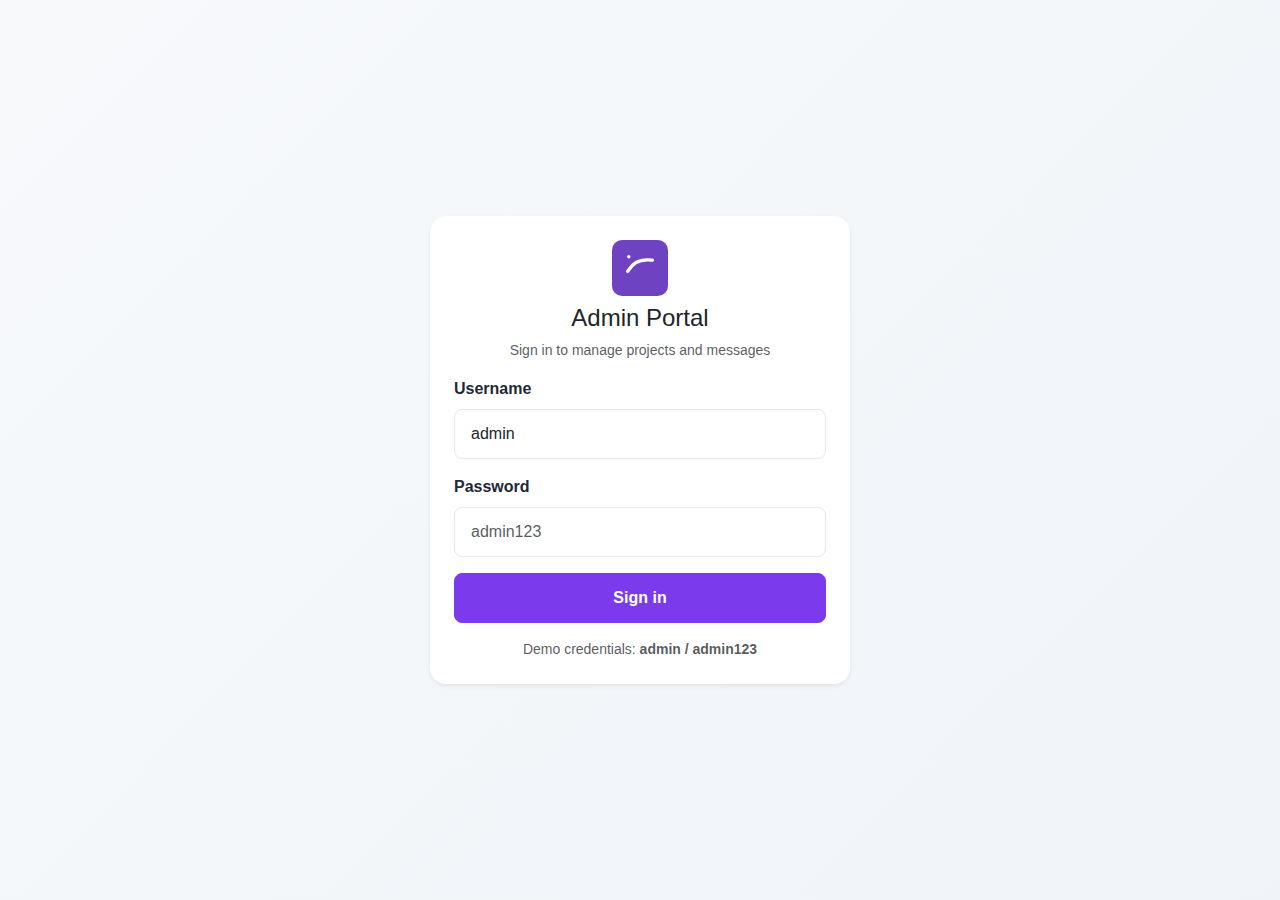
<file: company-site/admin/index.html>
<!doctype html>
<html lang="en">
<head>
  <meta charset="utf-8">
  <meta name="viewport" content="width=device-width, initial-scale=1">
  <title>Admin Dashboard — ReyadSoft</title>
  <link href="https://cdn.jsdelivr.net/npm/bootstrap@5.3.2/dist/css/bootstrap.min.css" rel="stylesheet">
  <link rel="stylesheet" href="css/admin.css">
  <link rel="icon" type="image/x-icon" href="../favicon.ico">
</head>
<body>
  <div class="admin-root">
    <!-- Sidebar -->
    <aside class="sidebar">
      <div class="brand">
        <img src="../images/logo.svg" alt="ReyadSoft">
        <h6>ReyadSoft Admin</h6>
      </div>
      <nav class="nav">
        <a class="nav-link active" href="#dashboard">📊 Dashboard</a>
        <a class="nav-link" href="#services">🛠️ Services</a>
        <a class="nav-link" href="#projects">📁 Projects</a>
        <a class="nav-link" href="#case-studies">🎯 Case Studies</a>
        <a class="nav-link" href="#messages">✉️ Messages</a>
        <a class="nav-link" href="#analytics">📈 Analytics</a>
        <hr class="my-3">
        <a class="nav-link text-danger" id="logoutBtn" href="#">🚪 Sign Out</a>
      </nav>
    </aside>

    <!-- Main Content -->
    <main>
      <header>
        <h4>Welcome to Admin Dashboard</h4>
        <small>Manage your website content and view analytics</small>
      </header>

      <!-- Dashboard Stats -->
      <section id="dashboard">
        <div class="row g-4 mb-4">
          <div class="col-lg-3 col-md-6">
            <div class="card">
              <div class="card-body">
                <div class="d-flex justify-content-between align-items-start">
                  <div>
                    <p class="text-muted small mb-1">Projects</p>
                    <h3 id="statProjects" class="mb-0">0</h3>
                  </div>
                  <span class="display-6">📁</span>
                </div>
              </div>
            </div>
          </div>
          <div class="col-lg-3 col-md-6">
            <div class="card">
              <div class="card-body">
                <div class="d-flex justify-content-between align-items-start">
                  <div>
                    <p class="text-muted small mb-1">Messages</p>
                    <h3 id="statMessages" class="mb-0">0</h3>
                  </div>
                  <span class="display-6">✉️</span>
                </div>
              </div>
            </div>
          </div>
          <div class="col-lg-3 col-md-6">
            <div class="card">
              <div class="card-body">
                <div class="d-flex justify-content-between align-items-start">
                  <div>
                    <p class="text-muted small mb-1">Services</p>
                    <h3 id="statServices" class="mb-0">0</h3>
                  </div>
                  <span class="display-6">🛠️</span>
                </div>
              </div>
            </div>
          </div>
          <div class="col-lg-3 col-md-6">
            <div class="card">
              <div class="card-body">
                <div class="d-flex justify-content-between align-items-start">
                  <div>
                    <p class="text-muted small mb-1">Case Studies</p>
                    <h3 id="statCaseStudies" class="mb-0">0</h3>
                  </div>
                  <span class="display-6">🎯</span>
                </div>
              </div>
            </div>
          </div>
        </div>
      </section>

      <!-- Services Section -->
      <section id="services">
        <div class="d-flex justify-content-between align-items-center mb-3">
          <h5>Services</h5>
          <button class="btn btn-sm btn-primary" data-bs-toggle="modal" data-bs-target="#serviceModal">+ Add Service</button>
        </div>
        <div class="card">
          <div class="table-responsive">
            <table class="table mb-0" id="servicesTable">
              <thead>
                <tr>
                  <th>Title</th>
                  <th>Description</th>
                  <th class="actions-col">Actions</th>
                </tr>
              </thead>
              <tbody></tbody>
            </table>
          </div>
        </div>
      </section>

      <!-- Projects Section -->
      <section id="projects">
        <div class="d-flex justify-content-between align-items-center mb-3">
          <h5>Projects</h5>
          <div class="d-flex gap-2">
            <button class="btn btn-sm btn-primary" data-bs-toggle="modal" data-bs-target="#projectModal">+ Add Project</button>
            <button id="refreshBtn" class="btn btn-sm btn-outline-secondary">↻ Refresh</button>
          </div>
        </div>
        <div class="card">
          <div class="table-responsive">
            <table class="table mb-0" id="projectsTable">
              <thead>
                <tr>
                  <th>Title</th>
                  <th>Category</th>
                  <th>Status</th>
                  <th class="actions-col">Actions</th>
                </tr>
              </thead>
              <tbody></tbody>
            </table>
          </div>
        </div>
      </section>

      <!-- Case Studies Section -->
      <section id="case-studies">
        <div class="d-flex justify-content-between align-items-center mb-3">
          <h5>Case Studies</h5>
          <button class="btn btn-sm btn-primary" data-bs-toggle="modal" data-bs-target="#caseModal">+ Add Case Study</button>
        </div>
        <div class="card">
          <div class="table-responsive">
            <table class="table mb-0" id="caseStudiesTable">
              <thead>
                <tr>
                  <th>Image</th>
                  <th>Title</th>
                  <th>Client</th>
                  <th>Outcome</th>
                  <th>Status</th>
                  <th class="actions-col">Actions</th>
                </tr>
              </thead>
              <tbody></tbody>
            </table>
          </div>
        </div>
      </section>

      <!-- Messages Section -->
      <section id="messages">
        <div class="d-flex justify-content-between align-items-center mb-3">
          <h5>Contact Messages</h5>
          <small class="text-muted">Latest submissions</small>
        </div>
        <div class="card">
          <div class="table-responsive">
            <table class="table mb-0" id="messagesTable">
              <thead>
                <tr>
                  <th>Name</th>
                  <th>Email</th>
                  <th>Message</th>
                  <th class="actions-col-sm">Actions</th>
                </tr>
              </thead>
              <tbody></tbody>
            </table>
          </div>
        </div>
      </section>

      <!-- Analytics Section -->
      <section id="analytics">
        <div class="mb-3">
          <h5>Analytics Overview</h5>
          <small class="text-muted">Live metrics and insights</small>
        </div>
        <div class="row g-4">
          <div class="col-md-4">
            <div class="card">
              <div class="card-body text-center">
                <p class="text-muted small mb-2">Page Views</p>
                <h2 id="analyticsViews" class="mb-0">—</h2>
              </div>
            </div>
          </div>
          <div class="col-md-4">
            <div class="card">
              <div class="card-body text-center">
                <p class="text-muted small mb-2">Contact Leads</p>
                <h2 id="analyticsLeads" class="mb-0">—</h2>
              </div>
            </div>
          </div>
          <div class="col-md-4">
            <div class="card">
              <div class="card-body text-center">
                <p class="text-muted small mb-2">Conversion Rate</p>
                <h2 id="analyticsConversion" class="mb-0">—</h2>
              </div>
            </div>
          </div>
        </div>
      </section>
    </main>
  </div>

  <!-- Modals -->
  <!-- Service Modal -->
  <div class="modal fade" id="serviceModal" tabindex="-1">
    <div class="modal-dialog">
      <div class="modal-content">
        <div class="modal-header">
          <h5 class="modal-title" id="serviceModalTitle">Add New Service</h5>
          <button type="button" class="btn-close btn-close-white" data-bs-dismiss="modal" aria-label="Close"></button>
        </div>
        <div class="modal-body">
          <input type="hidden" id="serviceEditId">
          <div class="mb-3">
            <label class="form-label">Service Title</label>
            <input type="text" class="form-control" id="serviceTitle" placeholder="e.g., Web Development">
          </div>
          <div class="mb-3">
            <label class="form-label">Short Description</label>
            <textarea class="form-control" id="serviceDesc" rows="3" placeholder="Brief description..."></textarea>
          </div>
        </div>
        <div class="modal-footer">
          <button type="button" class="btn btn-secondary" data-bs-dismiss="modal">Cancel</button>
          <button type="button" class="btn btn-primary" id="saveServiceBtn">Save Service</button>
        </div>
      </div>
    </div>
  </div>

  <!-- Project Modal -->
  <div class="modal fade" id="projectModal" tabindex="-1">
    <div class="modal-dialog">
      <div class="modal-content">
        <div class="modal-header">
          <h5 class="modal-title" id="projectModalTitle">Add New Project</h5>
          <button type="button" class="btn-close btn-close-white" data-bs-dismiss="modal" aria-label="Close"></button>
        </div>
        <div class="modal-body">
          <input type="hidden" id="projectEditId">
          <div class="mb-3">
            <label class="form-label">Project Title</label>
            <input type="text" class="form-control" id="projectTitle" placeholder="e.g., E-commerce Platform">
          </div>
          <div class="mb-3">
            <label class="form-label">Category</label>
            <select class="form-select" id="projectCategory" aria-label="Select project category">
              <option value="">Select Category</option>
              <option value="Web">Web</option>
              <option value="Mobile">Mobile</option>
              <option value="SaaS">SaaS</option>
              <option value="Other">Other</option>
            </select>
          </div>
          <div class="mb-3">
            <label class="form-label">Status</label>
            <select class="form-select" id="projectStatus" aria-label="Select project status">
              <option value="">Select Status</option>
              <option value="Completed">Completed</option>
              <option value="In Progress">In Progress</option>
              <option value="Planning">Planning</option>
            </select>
          </div>
        </div>
        <div class="modal-footer">
          <button type="button" class="btn btn-secondary" data-bs-dismiss="modal">Cancel</button>
          <button type="button" class="btn btn-primary" id="saveProjectBtn">Save Project</button>
        </div>
      </div>
    </div>
  </div>

  <!-- Case Study Modal -->
  <div class="modal fade" id="caseModal" tabindex="-1">
    <div class="modal-dialog">
      <div class="modal-content">
        <div class="modal-header">
          <h5 class="modal-title" id="caseModalTitle">Add New Case Study</h5>
          <button type="button" class="btn-close btn-close-white" data-bs-dismiss="modal" aria-label="Close"></button>
        </div>
        <div class="modal-body">
          <input type="hidden" id="caseEditId">
          <div class="mb-3">
            <label class="form-label">Case Study Title</label>
            <input type="text" class="form-control" id="caseTitle" placeholder="Project name and outcome">
          </div>
          <div class="mb-3">
            <label class="form-label">Client Name</label>
            <input type="text" class="form-control" id="caseClient" placeholder="Client company name">
          </div>
          <div class="mb-3">
            <label class="form-label">Key Outcome</label>
            <textarea class="form-control" id="caseOutcome" rows="3" placeholder="Main results and metrics..."></textarea>
          </div>
          <div class="mb-3">
            <label class="form-label">Status</label>
            <select class="form-select" id="caseStatus" aria-label="Select case study status">
              <option value="">Select Status</option>
              <option value="Published">Published</option>
              <option value="Draft">Draft</option>
              <option value="Archived">Archived</option>
            </select>
          </div>
          <div class="mb-3">
            <label class="form-label">Case Study Image</label>
            <input type="file" class="form-control" id="caseImage" accept="image/*" title="Upload case study image">
            <small class="text-muted">Choose an image file (JPG, PNG, etc.)</small>
          </div>
        </div>
        <div class="modal-footer">
          <button type="button" class="btn btn-secondary" data-bs-dismiss="modal">Cancel</button>
          <button type="button" class="btn btn-primary" id="saveCaseBtn">Save Case Study</button>
        </div>
      </div>
    </div>
  </div>

  <!-- Footer -->
  <footer>
    <div>
      <div class="d-flex justify-content-between align-items-center flex-wrap gap-2">
        <small>© 2025 ReyadSoft Admin Panel</small>
        <div class="d-flex gap-3">
          <a href="../index.html" class="text-decoration-none">Back to Site</a>
          <a href="#" class="text-decoration-none">Support</a>
        </div>
      </div>
    </div>
  </footer>

  <script src="https://cdn.jsdelivr.net/npm/bootstrap@5.3.2/dist/js/bootstrap.bundle.min.js"></script>
  <script src="js/admin.js"></script>
</body>
</html>
</file>
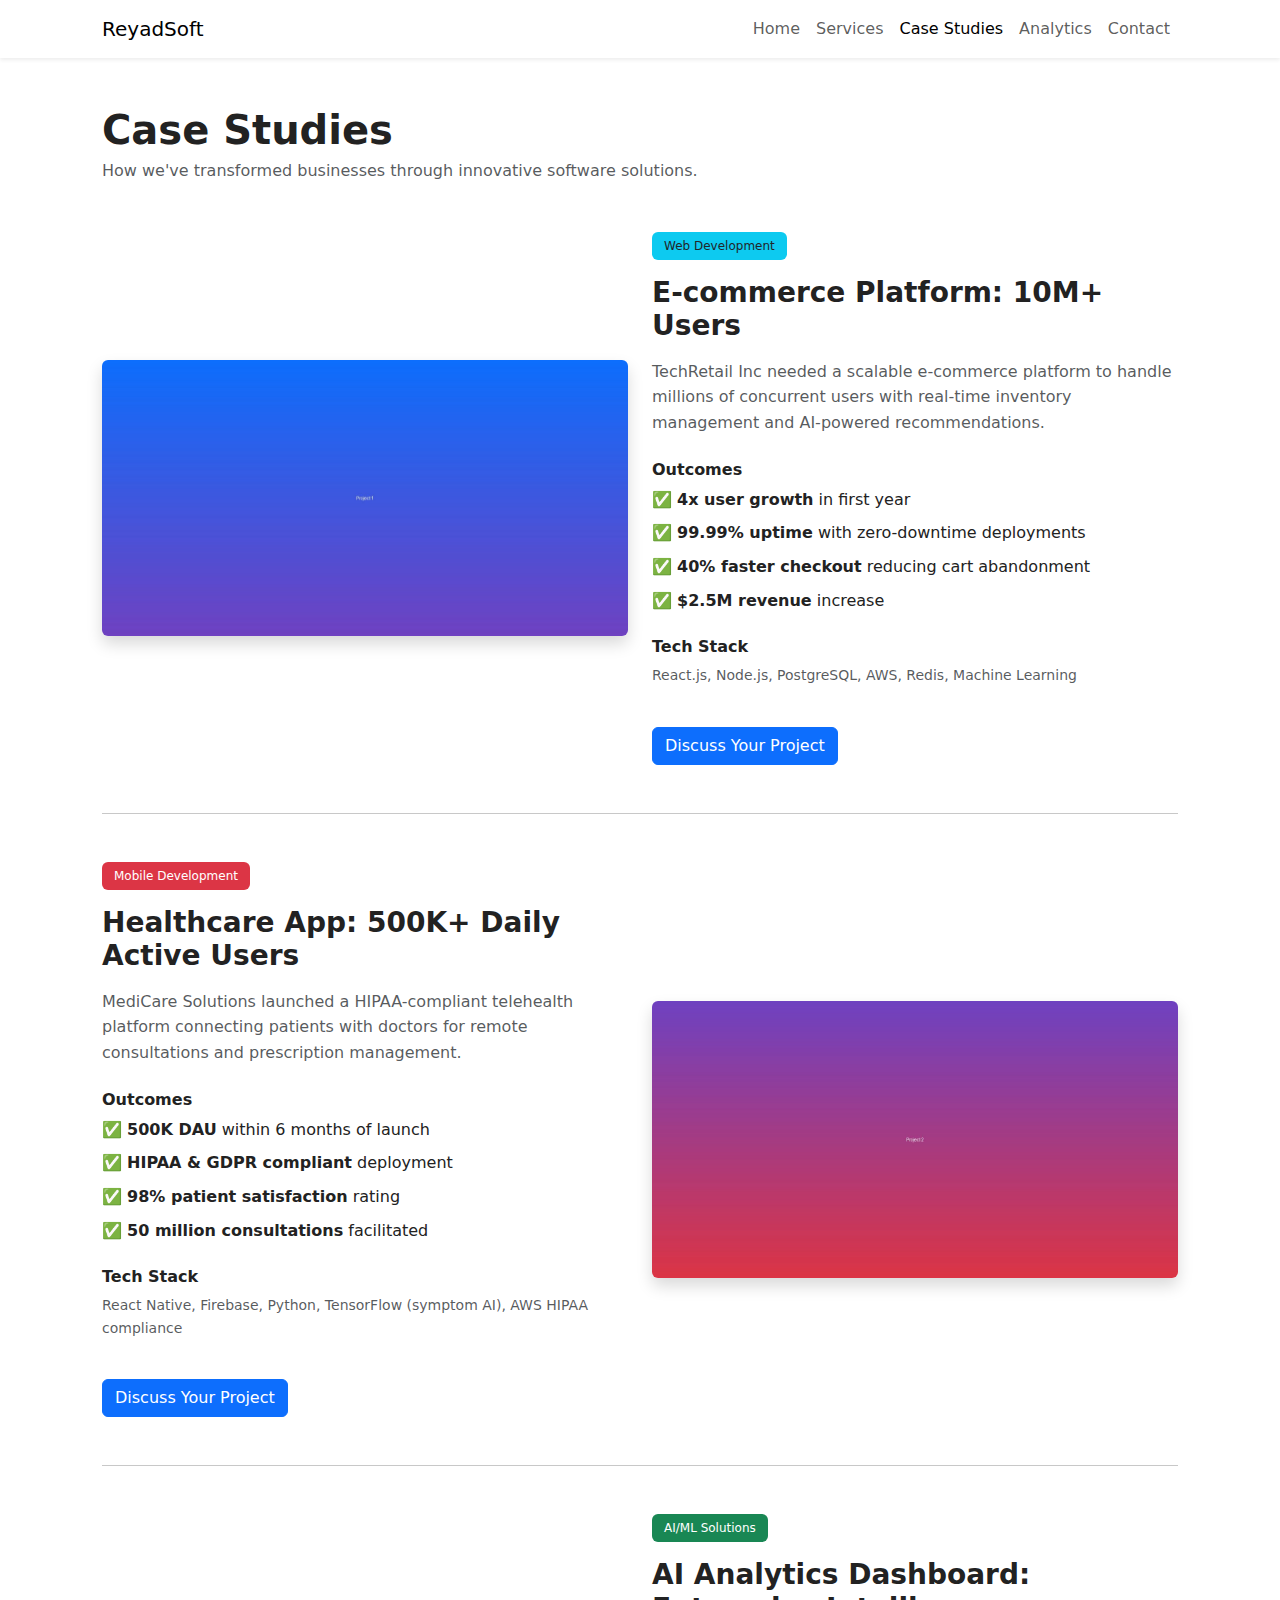
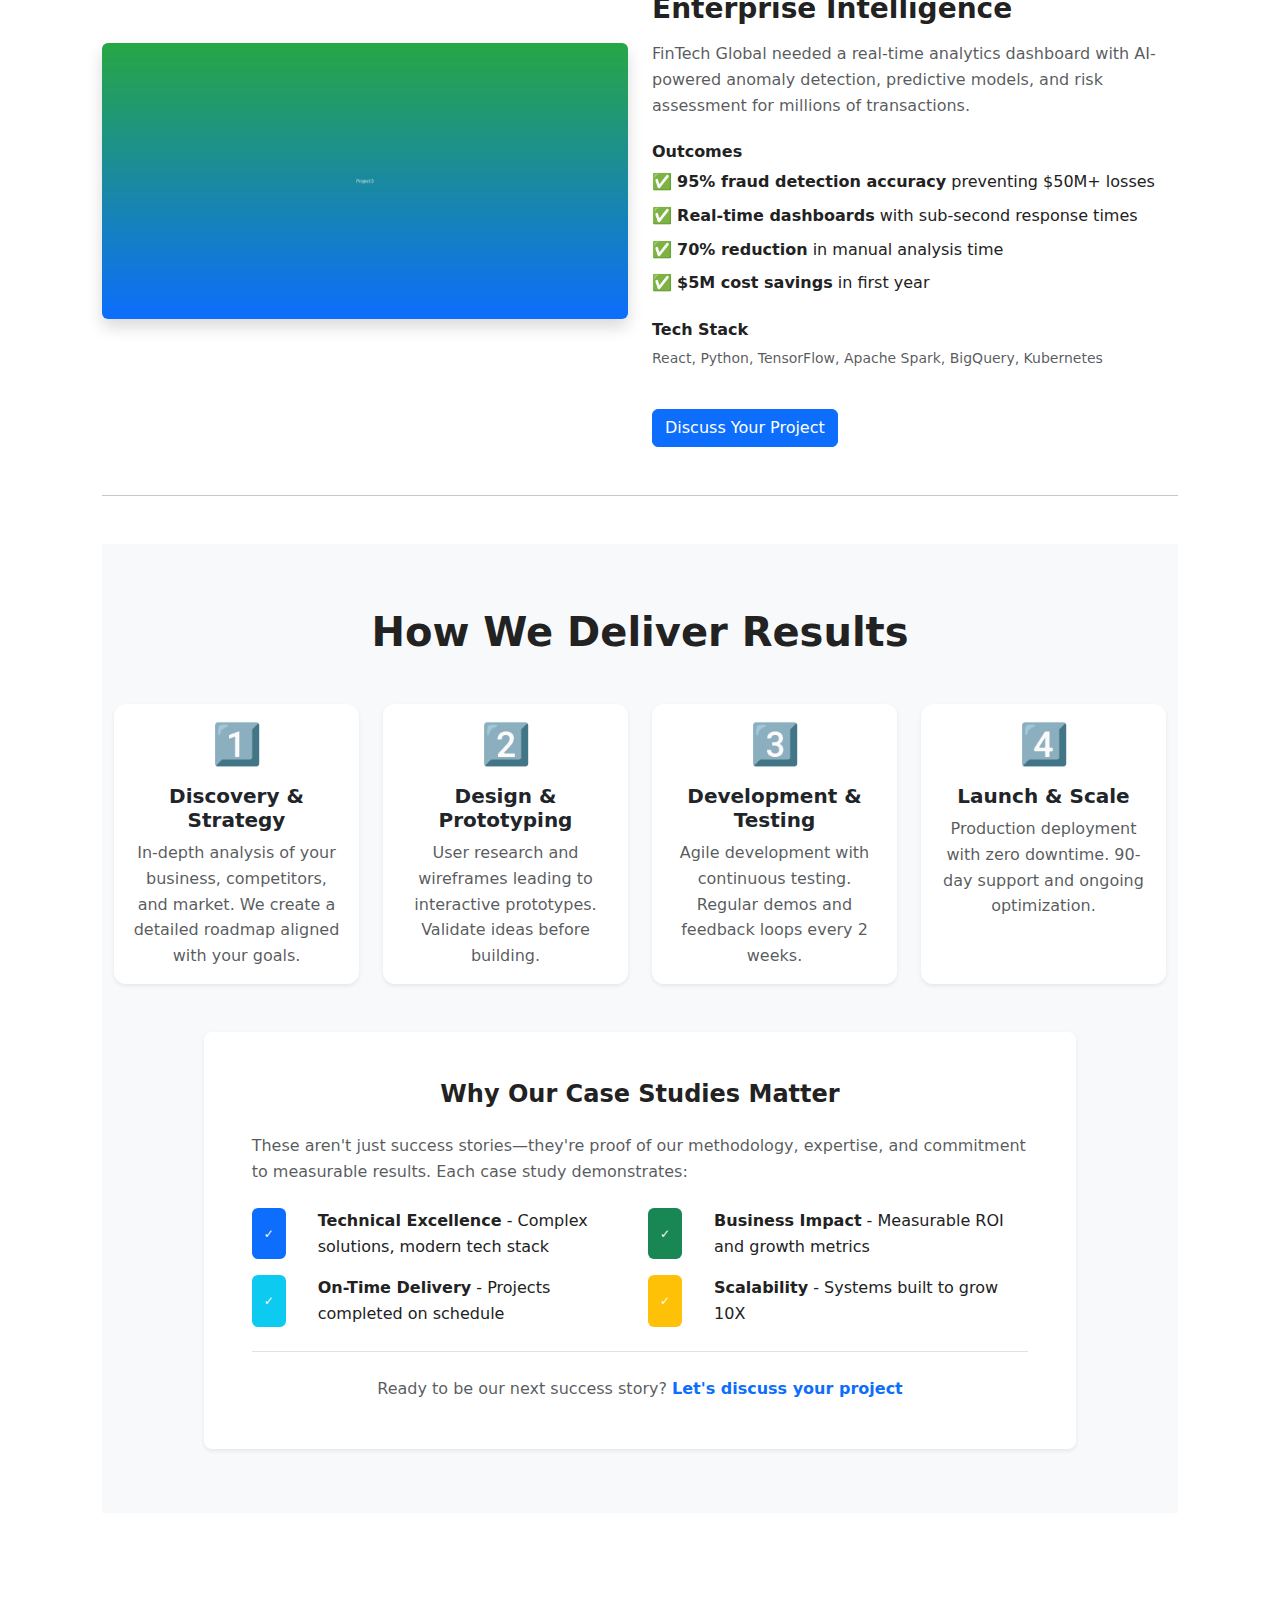
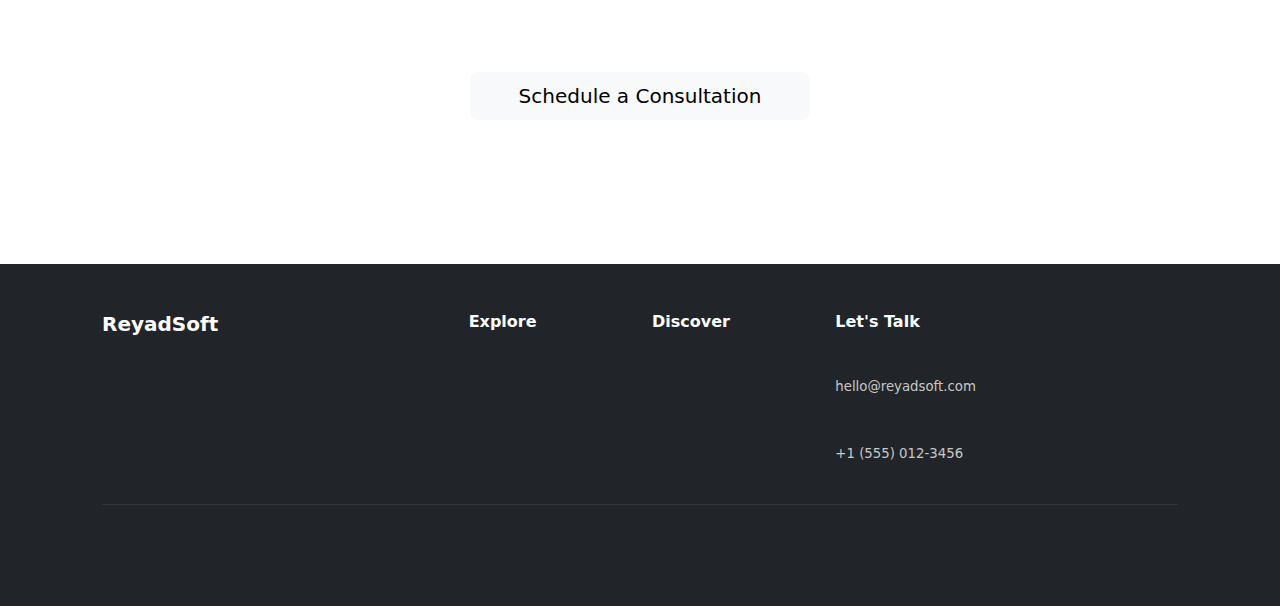
<file: company-site/case-studies.html>
<!doctype html>
<html lang="en">
<head>
  <meta charset="utf-8">
  <meta name="viewport" content="width=device-width, initial-scale=1">
  <title>Case Studies — ReyadSoft</title>
  <link href="https://cdn.jsdelivr.net/npm/bootstrap@5.3.2/dist/css/bootstrap.min.css" rel="stylesheet">
  <link rel="stylesheet" href="css/style.css">
  <link rel="icon" type="image/x-icon" href="favicon.ico">
</head>
<body>
  <nav class="navbar navbar-expand-lg navbar-light bg-white shadow-sm">
    <div class="container">
      <a class="navbar-brand" href="index.html">ReyadSoft</a>
      <button class="navbar-toggler" type="button" data-bs-toggle="collapse" data-bs-target="#navmenu" aria-label="Toggle navigation">
        <span class="navbar-toggler-icon"></span>
      </button>
      <div class="collapse navbar-collapse" id="navmenu">
        <ul class="navbar-nav ms-auto">
          <li class="nav-item"><a class="nav-link" href="index.html">Home</a></li>
          <li class="nav-item"><a class="nav-link" href="services.html">Services</a></li>
          <li class="nav-item"><a class="nav-link active" href="case-studies.html">Case Studies</a></li>
          <li class="nav-item"><a class="nav-link" href="analytics.html">Analytics</a></li>
          <li class="nav-item"><a class="nav-link" href="contact.html">Contact</a></li>
        </ul>
      </div>
    </div>
  </nav>

  <main class="container py-5">
    <h1 class="fw-bold mb-1">Case Studies</h1>
    <p class="text-muted mb-5">How we've transformed businesses through innovative software solutions.</p>

    <!-- Case Study 1 -->
    <div class="row g-4 mb-5 align-items-center">
      <div class="col-lg-6">
        <img src="images/project1.jpg" alt="E-commerce Platform" class="img-fluid rounded shadow">
      </div>
      <div class="col-lg-6">
        <span class="badge bg-info text-dark mb-3">Web Development</span>
        <h3 class="fw-bold mb-3">E-commerce Platform: 10M+ Users</h3>
        <p class="text-muted">TechRetail Inc needed a scalable e-commerce platform to handle millions of concurrent users with real-time inventory management and AI-powered recommendations.</p>
        
        <h6 class="fw-bold mt-4">Outcomes</h6>
        <ul class="list-unstyled">
          <li class="mb-2">✅ <strong>4x user growth</strong> in first year</li>
          <li class="mb-2">✅ <strong>99.99% uptime</strong> with zero-downtime deployments</li>
          <li class="mb-2">✅ <strong>40% faster checkout</strong> reducing cart abandonment</li>
          <li class="mb-2">✅ <strong>$2.5M revenue</strong> increase</li>
        </ul>

        <h6 class="fw-bold mt-4">Tech Stack</h6>
        <p class="text-muted small">React.js, Node.js, PostgreSQL, AWS, Redis, Machine Learning</p>

        <a href="contact.html" class="btn btn-primary mt-4">Discuss Your Project</a>
      </div>
    </div>

    <hr class="my-5">

    <!-- Case Study 2 -->
    <div class="row g-4 mb-5 align-items-center flex-lg-row-reverse">
      <div class="col-lg-6">
        <img src="images/project2.jpg" alt="Mobile Health App" class="img-fluid rounded shadow">
      </div>
      <div class="col-lg-6">
        <span class="badge bg-danger text-white mb-3">Mobile Development</span>
        <h3 class="fw-bold mb-3">Healthcare App: 500K+ Daily Active Users</h3>
        <p class="text-muted">MediCare Solutions launched a HIPAA-compliant telehealth platform connecting patients with doctors for remote consultations and prescription management.</p>
        
        <h6 class="fw-bold mt-4">Outcomes</h6>
        <ul class="list-unstyled">
          <li class="mb-2">✅ <strong>500K DAU</strong> within 6 months of launch</li>
          <li class="mb-2">✅ <strong>HIPAA & GDPR compliant</strong> deployment</li>
          <li class="mb-2">✅ <strong>98% patient satisfaction</strong> rating</li>
          <li class="mb-2">✅ <strong>50 million consultations</strong> facilitated</li>
        </ul>

        <h6 class="fw-bold mt-4">Tech Stack</h6>
        <p class="text-muted small">React Native, Firebase, Python, TensorFlow (symptom AI), AWS HIPAA compliance</p>

        <a href="contact.html" class="btn btn-primary mt-4">Discuss Your Project</a>
      </div>
    </div>

    <hr class="my-5">

    <!-- Case Study 3 -->
    <div class="row g-4 mb-5 align-items-center">
      <div class="col-lg-6">
        <img src="images/project3.jpg" alt="AI Analytics Dashboard" class="img-fluid rounded shadow">
      </div>
      <div class="col-lg-6">
        <span class="badge bg-success text-white mb-3">AI/ML Solutions</span>
        <h3 class="fw-bold mb-3">AI Analytics Dashboard: Enterprise Intelligence</h3>
        <p class="text-muted">FinTech Global needed a real-time analytics dashboard with AI-powered anomaly detection, predictive models, and risk assessment for millions of transactions.</p>
        
        <h6 class="fw-bold mt-4">Outcomes</h6>
        <ul class="list-unstyled">
          <li class="mb-2">✅ <strong>95% fraud detection accuracy</strong> preventing $50M+ losses</li>
          <li class="mb-2">✅ <strong>Real-time dashboards</strong> with sub-second response times</li>
          <li class="mb-2">✅ <strong>70% reduction</strong> in manual analysis time</li>
          <li class="mb-2">✅ <strong>$5M cost savings</strong> in first year</li>
        </ul>

        <h6 class="fw-bold mt-4">Tech Stack</h6>
        <p class="text-muted small">React, Python, TensorFlow, Apache Spark, BigQuery, Kubernetes</p>

        <a href="contact.html" class="btn btn-primary mt-4">Discuss Your Project</a>
      </div>
    </div>

    <hr class="my-5">

    <!-- Our Methodology Section -->
    <section class="py-6 bg-light">
      <div class="container">
        <h2 class="fw-bold display-6 mb-5 text-center">How We Deliver Results</h2>
        <div class="row g-4 mb-5">
          <div class="col-lg-3 col-md-6">
            <div class="card h-100 shadow-sm border-0 text-center">
              <div class="card-body">
                <div class="display-6 mb-3">1️⃣</div>
                <h5 class="card-title fw-bold">Discovery & Strategy</h5>
                <p class="card-text text-muted">In-depth analysis of your business, competitors, and market. We create a detailed roadmap aligned with your goals.</p>
              </div>
            </div>
          </div>
          <div class="col-lg-3 col-md-6">
            <div class="card h-100 shadow-sm border-0 text-center">
              <div class="card-body">
                <div class="display-6 mb-3">2️⃣</div>
                <h5 class="card-title fw-bold">Design & Prototyping</h5>
                <p class="card-text text-muted">User research and wireframes leading to interactive prototypes. Validate ideas before building.</p>
              </div>
            </div>
          </div>
          <div class="col-lg-3 col-md-6">
            <div class="card h-100 shadow-sm border-0 text-center">
              <div class="card-body">
                <div class="display-6 mb-3">3️⃣</div>
                <h5 class="card-title fw-bold">Development & Testing</h5>
                <p class="card-text text-muted">Agile development with continuous testing. Regular demos and feedback loops every 2 weeks.</p>
              </div>
            </div>
          </div>
          <div class="col-lg-3 col-md-6">
            <div class="card h-100 shadow-sm border-0 text-center">
              <div class="card-body">
                <div class="display-6 mb-3">4️⃣</div>
                <h5 class="card-title fw-bold">Launch & Scale</h5>
                <p class="card-text text-muted">Production deployment with zero downtime. 90-day support and ongoing optimization.</p>
              </div>
            </div>
          </div>
        </div>
        <div class="row">
          <div class="col-lg-10 mx-auto">
            <div class="bg-white p-5 rounded-3 shadow-sm">
              <h4 class="fw-bold mb-4 text-center">Why Our Case Studies Matter</h4>
              <p class="text-muted mb-4">These aren't just success stories—they're proof of our methodology, expertise, and commitment to measurable results. Each case study demonstrates:</p>
              <div class="row g-3">
                <div class="col-md-6">
                  <div class="d-flex gap-3">
                    <span class="badge bg-primary text-white d-flex align-items-center">✓</span>
                    <span><strong>Technical Excellence</strong> - Complex solutions, modern tech stack</span>
                  </div>
                </div>
                <div class="col-md-6">
                  <div class="d-flex gap-3">
                    <span class="badge bg-success text-white d-flex align-items-center">✓</span>
                    <span><strong>Business Impact</strong> - Measurable ROI and growth metrics</span>
                  </div>
                </div>
                <div class="col-md-6">
                  <div class="d-flex gap-3">
                    <span class="badge bg-info text-white d-flex align-items-center">✓</span>
                    <span><strong>On-Time Delivery</strong> - Projects completed on schedule</span>
                  </div>
                </div>
                <div class="col-md-6">
                  <div class="d-flex gap-3">
                    <span class="badge bg-warning text-white d-flex align-items-center">✓</span>
                    <span><strong>Scalability</strong> - Systems built to grow 10X</span>
                  </div>
                </div>
              </div>
              <div class="mt-4 pt-4 border-top">
                <p class="text-center text-muted mb-0">Ready to be our next success story? <a href="contact.html" class="fw-bold">Let's discuss your project</a></p>
              </div>
            </div>
          </div>
        </div>
      </div>
    </section>

    <!-- CTA Section -->
    <section class="py-5 bg-gradient text-white rounded">
      <div class="container text-center">
        <h2 class="fw-bold mb-3">Ready to Transform Your Business?</h2>
        <p class="lead mb-4">Let's discuss how our proven methodologies can accelerate your project delivery.</p>
        <a href="contact.html" class="btn btn-light btn-lg px-5">Schedule a Consultation</a>
      </div>
    </section>

  </main>

  <footer class="bg-dark text-white py-5 mt-5">
    <div class="container">
      <!-- Footer Content -->
      <div class="row g-4 mb-4">
        <!-- Company Info -->
        <div class="col-lg-4 col-md-6">
          <h5 class="fw-bold mb-3">ReyadSoft</h5>
          <p class="text-muted mb-3">Detailed case studies showcasing our successful projects and outcomes.</p>
          <div class="d-flex gap-3">
            <a href="#" class="text-muted text-decoration-none">LinkedIn</a>
            <a href="#" class="text-muted text-decoration-none">Twitter</a>
            <a href="#" class="text-muted text-decoration-none">GitHub</a>
          </div>
        </div>
        <!-- Quick Links -->
        <div class="col-lg-2 col-md-6">
          <h6 class="fw-bold mb-3">Explore</h6>
          <ul class="list-unstyled">
            <li class="mb-2"><a href="index.html" class="text-muted text-decoration-none">Home</a></li>
            <li class="mb-2"><a href="case-studies.html" class="text-muted text-decoration-none">Cases</a></li>
            <li class="mb-2"><a href="projects.html" class="text-muted text-decoration-none">Projects</a></li>
          </ul>
        </div>
        <!-- Support Links -->
        <div class="col-lg-2 col-md-6">
          <h6 class="fw-bold mb-3">Discover</h6>
          <ul class="list-unstyled">
            <li class="mb-2"><a href="services.html" class="text-muted text-decoration-none">Services</a></li>
            <li class="mb-2"><a href="analytics.html" class="text-muted text-decoration-none">Analytics</a></li>
            <li class="mb-2"><a href="#" class="text-muted text-decoration-none">Blog</a></li>
          </ul>
        </div>
        <!-- Contact Info -->
        <div class="col-lg-4 col-md-6">
          <h6 class="fw-bold mb-3">Let's Talk</h6>
          <p class="text-muted small mb-2"><strong>Email:</strong></p>
          <p class="text-muted small mb-3"><a href="mailto:hello@reyadsoft.com" class="text-decoration-none">hello@reyadsoft.com</a></p>
          <p class="text-muted small mb-2"><strong>Phone:</strong></p>
          <p class="text-muted small"><a href="tel:+15550123456" class="text-decoration-none">+1 (555) 012-3456</a></p>
        </div>
      </div>
      <!-- Footer Bottom -->
      <hr class="border-secondary">
      <div class="d-flex justify-content-between align-items-center flex-wrap gap-3 pt-3">
        <small class="text-muted">© 2025 ReyadSoft. All rights reserved.</small>
        <div class="d-flex gap-3">
          <a href="#" class="text-muted text-decoration-none small">Privacy</a>
          <a href="#" class="text-muted text-decoration-none small">Terms</a>
          <a href="admin/login.html" class="text-muted text-decoration-none small">Admin</a>
        </div>
      </div>
    </div>
  </footer>

  <script src="https://cdn.jsdelivr.net/npm/bootstrap@5.3.2/dist/js/bootstrap.bundle.min.js"></script>
</body>
</html>
</file>
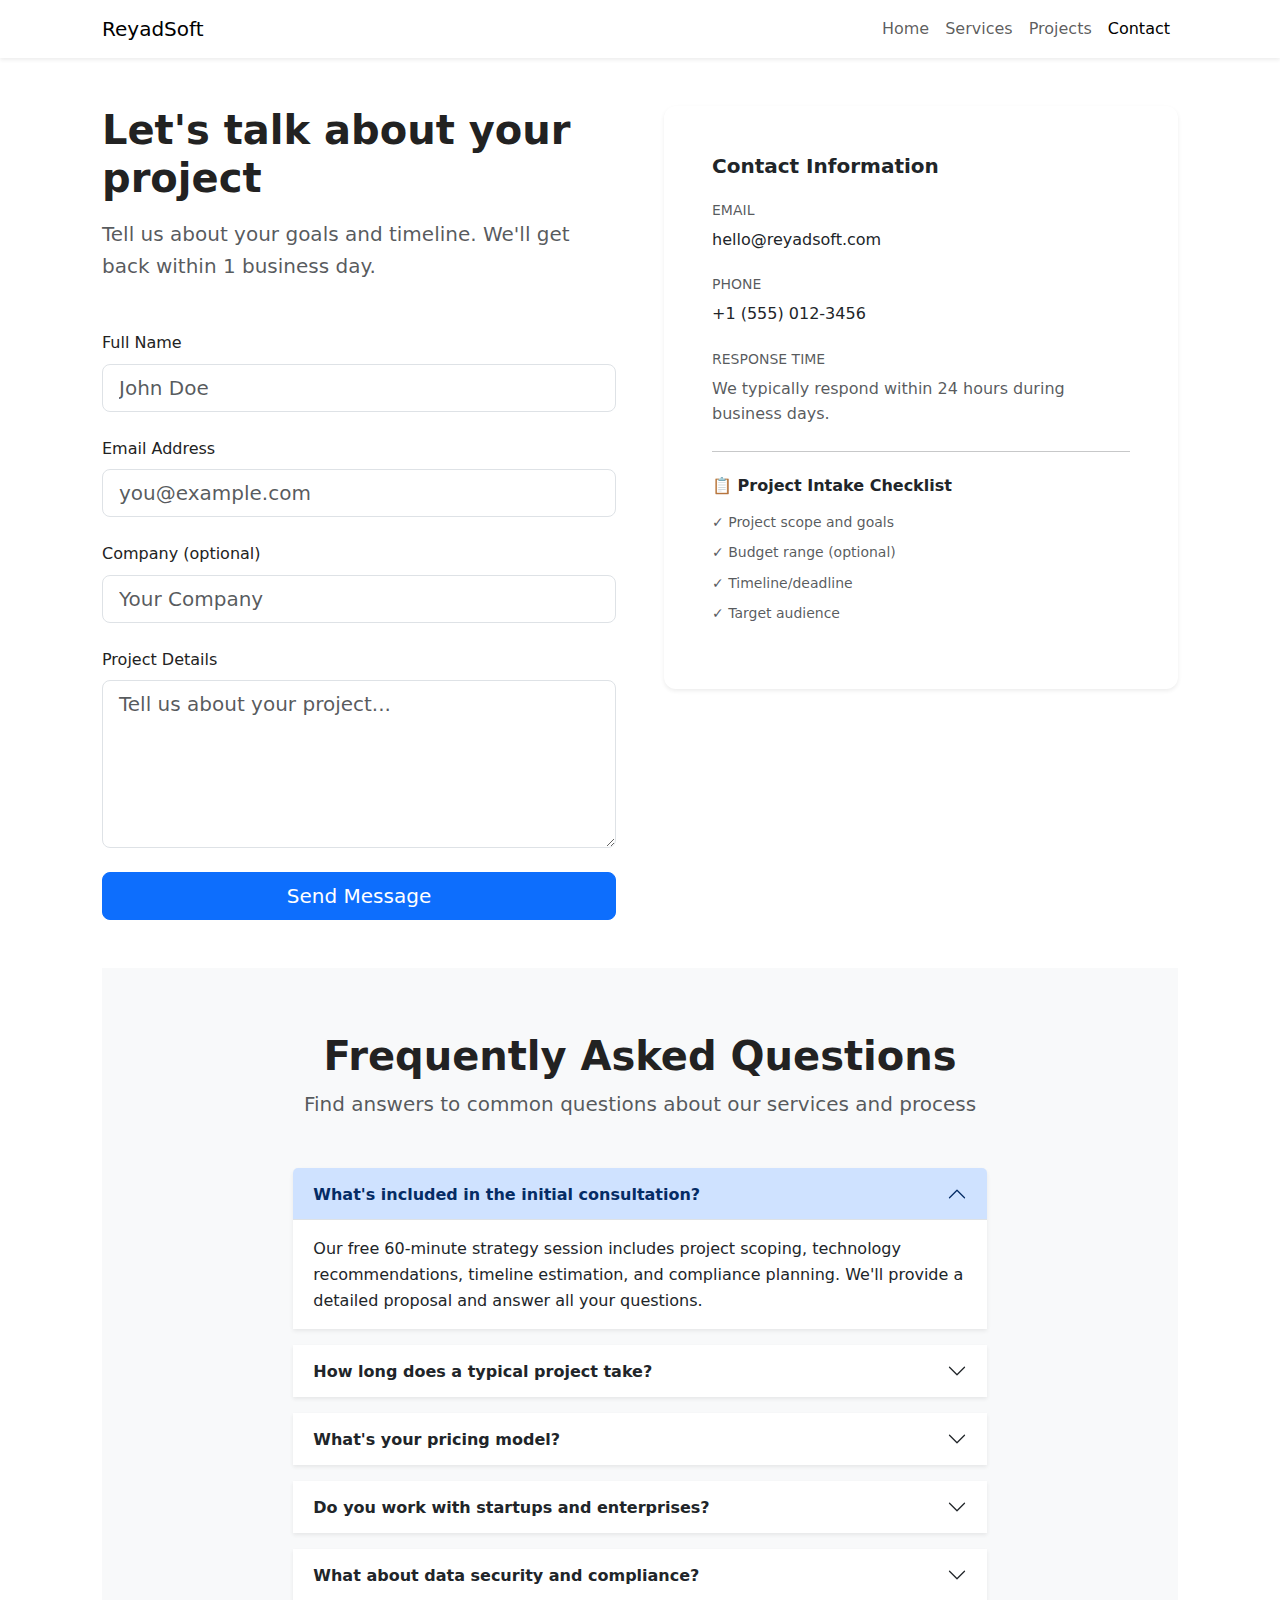
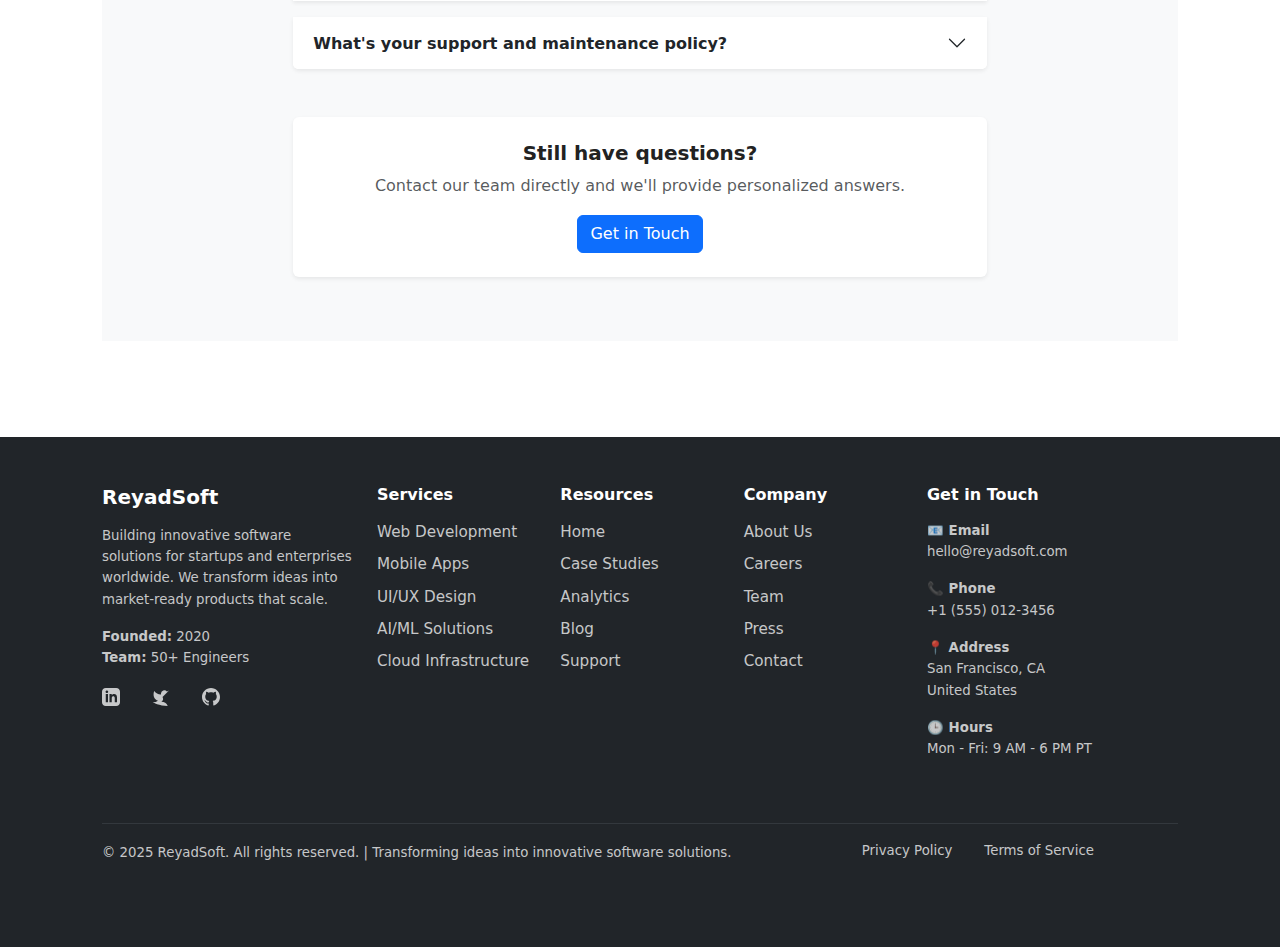
<file: company-site/contact.html>
<!doctype html>
<html lang="en">
<head>
  <meta charset="utf-8">
  <meta name="viewport" content="width=device-width, initial-scale=1">
  <title>Contact — ReyadSoft</title>
  <meta name="description" content="Get in touch with ReyadSoft for project inquiries, quotes, and partnership opportunities. We'll respond within 1 business day." />
  <link rel="canonical" href="https://your-domain.com/contact.html" />
  <meta name="robots" content="index, follow" />
  <meta property="og:title" content="Contact — ReyadSoft" />
  <meta property="og:description" content="Contact ReyadSoft for quotes, projects, and partnerships. We'll get back within 1 business day." />
  <meta property="og:type" content="website" />
  <meta property="og:url" content="https://your-domain.com/contact.html" />
  <meta property="og:image" content="https://your-domain.com/images/mockup.png" />
  <meta name="twitter:card" content="summary" />
  <meta name="twitter:title" content="Contact — ReyadSoft" />
  <meta name="twitter:description" content="Contact ReyadSoft for quotes, projects, and partnerships. We'll get back within 1 business day." />
  <link href="https://cdn.jsdelivr.net/npm/bootstrap@5.3.2/dist/css/bootstrap.min.css" rel="stylesheet">
  <link rel="stylesheet" href="css/style.css">
  <link rel="icon" type="image/x-icon" href="../favicon.ico">
</head>
<body>
  <nav class="navbar navbar-expand-lg navbar-light bg-white shadow-sm">
    <div class="container">
      <a class="navbar-brand" href="index.html">ReyadSoft</a>
      <button class="navbar-toggler" type="button" data-bs-toggle="collapse" data-bs-target="#navmenu" aria-label="Toggle navigation">
        <span class="navbar-toggler-icon"></span>
      </button>
      <div class="collapse navbar-collapse" id="navmenu">
        <ul class="navbar-nav ms-auto">
          <li class="nav-item"><a class="nav-link" href="index.html">Home</a></li>
          <li class="nav-item"><a class="nav-link" href="services.html">Services</a></li>
          <li class="nav-item"><a class="nav-link" href="projects.html">Projects</a></li>
          <li class="nav-item"><a class="nav-link active" href="contact.html">Contact</a></li>
        </ul>
      </div>
    </div>
  </nav>

  <main class="container py-5">
    <div class="row g-5">
      <div class="col-lg-6">
        <h1 class="fw-bold mb-3">Let's talk about your project</h1>
        <p class="lead text-muted">Tell us about your goals and timeline. We'll get back within 1 business day.</p>

        <form id="contactForm" class="mt-5">
          <div class="mb-4">
            <label for="name" class="form-label fw-500">Full Name</label>
            <input type="text" id="name" class="form-control form-control-lg" placeholder="John Doe" required>
          </div>
          <div class="mb-4">
            <label for="email" class="form-label fw-500">Email Address</label>
            <input type="email" id="email" class="form-control form-control-lg" placeholder="you@example.com" required>
          </div>
          <div class="mb-4">
            <label for="company" class="form-label fw-500">Company (optional)</label>
            <input type="text" id="company" class="form-control form-control-lg" placeholder="Your Company">
          </div>
          <div class="mb-4">
            <label for="message" class="form-label fw-500">Project Details</label>
            <textarea id="message" rows="5" class="form-control form-control-lg" placeholder="Tell us about your project..." required></textarea>
          </div>
          <button type="submit" class="btn btn-primary btn-lg w-100 w-lg-auto">Send Message</button>
        </form>
      </div>

      <div class="col-lg-6">
        <div class="card border-0 shadow-sm">
          <div class="card-body p-5">
            <h5 class="fw-bold mb-4">Contact Information</h5>
            
            <div class="mb-4">
              <h6 class="text-muted small text-uppercase mb-2">Email</h6>
              <p class="mb-0">
                <a href="mailto:hello@reyadsoft.com" class="text-dark fw-500">hello@reyadsoft.com</a>
              </p>
            </div>

            <div class="mb-4">
              <h6 class="text-muted small text-uppercase mb-2">Phone</h6>
              <p class="mb-0">
                <a href="tel:+15550123456" class="text-dark fw-500">+1 (555) 012-3456</a>
              </p>
            </div>

            <div class="mb-4">
              <h6 class="text-muted small text-uppercase mb-2">Response Time</h6>
              <p class="text-muted mb-0">We typically respond within 24 hours during business days.</p>
            </div>

            <hr class="my-4">

            <h6 class="fw-bold mb-3">📋 Project Intake Checklist</h6>
            <ul class="list-unstyled text-muted small">
              <li class="mb-2">✓ Project scope and goals</li>
              <li class="mb-2">✓ Budget range (optional)</li>
              <li class="mb-2">✓ Timeline/deadline</li>
              <li class="mb-2">✓ Target audience</li>
            </ul>
          </div>
        </div>
      </div>
    </div>

    <!-- FAQ Section -->
    <section class="py-6 bg-light mt-5">
      <div class="container">
        <h2 class="fw-bold display-6 mb-2 text-center">Frequently Asked Questions</h2>
        <p class="text-center text-muted lead mb-5">Find answers to common questions about our services and process</p>
        
        <div class="row">
          <div class="col-lg-8 mx-auto">
            <div class="accordion" id="faqAccordion">
              <div class="accordion-item border-0 shadow-sm mb-3">
                <h2 class="accordion-header">
                  <button class="accordion-button fw-bold" type="button" data-bs-toggle="collapse" data-bs-target="#faq1">
                    What's included in the initial consultation?
                  </button>
                </h2>
                <div id="faq1" class="accordion-collapse collapse show" data-bs-parent="#faqAccordion">
                  <div class="accordion-body">
                    Our free 60-minute strategy session includes project scoping, technology recommendations, timeline estimation, and compliance planning. We'll provide a detailed proposal and answer all your questions.
                  </div>
                </div>
              </div>

              <div class="accordion-item border-0 shadow-sm mb-3">
                <h2 class="accordion-header">
                  <button class="accordion-button collapsed fw-bold" type="button" data-bs-toggle="collapse" data-bs-target="#faq2">
                    How long does a typical project take?
                  </button>
                </h2>
                <div id="faq2" class="accordion-collapse collapse" data-bs-parent="#faqAccordion">
                  <div class="accordion-body">
                    MVP development typically takes 8-12 weeks. Larger projects (6-12 months) follow our hybrid model with continuous delivery. We use AI to optimize timelines and reduce development cycles by 50-70%.
                  </div>
                </div>
              </div>

              <div class="accordion-item border-0 shadow-sm mb-3">
                <h2 class="accordion-header">
                  <button class="accordion-button collapsed fw-bold" type="button" data-bs-toggle="collapse" data-bs-target="#faq3">
                    What's your pricing model?
                  </button>
                </h2>
                <div id="faq3" class="accordion-collapse collapse" data-bs-parent="#faqAccordion">
                  <div class="accordion-body">
                    We offer flexible pricing: fixed-price projects, time & materials (hourly rates $50-150 depending on role), or retainer agreements. We also offer performance-based pricing tied to your business metrics.
                  </div>
                </div>
              </div>

              <div class="accordion-item border-0 shadow-sm mb-3">
                <h2 class="accordion-header">
                  <button class="accordion-button collapsed fw-bold" type="button" data-bs-toggle="collapse" data-bs-target="#faq4">
                    Do you work with startups and enterprises?
                  </button>
                </h2>
                <div id="faq4" class="accordion-collapse collapse" data-bs-parent="#faqAccordion">
                  <div class="accordion-body">
                    Yes! We work with both startups (seed to Series C) and enterprises. Our team has experience across all company stages and industries including healthcare, fintech, SaaS, and ecommerce.
                  </div>
                </div>
              </div>

              <div class="accordion-item border-0 shadow-sm mb-3">
                <h2 class="accordion-header">
                  <button class="accordion-button collapsed fw-bold" type="button" data-bs-toggle="collapse" data-bs-target="#faq5">
                    What about data security and compliance?
                  </button>
                </h2>
                <div id="faq5" class="accordion-collapse collapse" data-bs-parent="#faqAccordion">
                  <div class="accordion-body">
                    We're SOC2 Type II, HIPAA, GDPR, and ISO 27001 certified. All data is encrypted in transit and at rest. We follow industry best practices and provide security audits for high-compliance projects.
                  </div>
                </div>
              </div>

              <div class="accordion-item border-0 shadow-sm">
                <h2 class="accordion-header">
                  <button class="accordion-button collapsed fw-bold" type="button" data-bs-toggle="collapse" data-bs-target="#faq6">
                    What's your support and maintenance policy?
                  </button>
                </h2>
                <div id="faq6" class="accordion-collapse collapse" data-bs-parent="#faqAccordion">
                  <div class="accordion-body">
                    We offer 24/7 support for critical issues and business hours support for non-critical items. Post-launch maintenance includes bug fixes, security patches, and performance optimization. Custom SLAs available.
                  </div>
                </div>
              </div>
            </div>

            <div class="mt-5 p-4 bg-white rounded shadow-sm text-center">
              <h5 class="fw-bold mb-2">Still have questions?</h5>
              <p class="text-muted mb-3">Contact our team directly and we'll provide personalized answers.</p>
              <a href="contact.html" class="btn btn-primary">Get in Touch</a>
            </div>
          </div>
        </div>
      </div>
    </section>
  </main>

  <footer class="bg-dark text-white py-5 mt-5">
    <div class="container">
      <!-- Footer Content -->
      <div class="row g-4 mb-5">
        <!-- Company Info -->
        <div class="col-lg-3 col-md-6">
          <h5 class="fw-bold mb-3">ReyadSoft</h5>
          <p class="text-white-75 small mb-3">Building innovative software solutions for startups and enterprises worldwide. We transform ideas into market-ready products that scale.</p>
          <p class="text-white-75 small mb-3"><strong>Founded:</strong> 2020<br><strong>Team:</strong> 50+ Engineers</p>
          <div class="d-flex gap-3">
            <a href="#" class="text-white-75 text-decoration-none" title="LinkedIn">
              <svg width="18" height="18" viewBox="0 0 24 24" fill="currentColor"><path d="M19 0h-14c-2.761 0-5 2.239-5 5v14c0 2.761 2.239 5 5 5h14c2.762 0 5-2.239 5-5v-14c0-2.761-2.238-5-5-5zm-11 19h-3v-11h3v11zm-1.5-12.268c-.966 0-1.75-.79-1.75-1.764s.784-1.764 1.75-1.764 1.75.79 1.75 1.764-.783 1.764-1.75 1.764zm13.5 12.268h-3v-5.604c0-3.368-4-3.113-4 0v5.604h-3v-11h3v1.765c1.396-2.586 7-2.777 7 2.469v6.766z"/></svg>
            </a>
            <a href="#" class="text-white-75 text-decoration-none" title="Twitter">
              <svg width="18" height="18" viewBox="0 0 24 24" fill="currentColor"><path d="M23 3a10.9 10.9 0 01-3.14 1.53 4.48 4.48 0 00-7.86 3v1A10.66 10.66 0 013 4s-4 9 5 13a11.64 11.64 0 01-7 2s9 5 20 5a9.5 9.5 0 00-9-5.5c4.75-2.45 2-6.5 2-6.5"/></svg>
            </a>
            <a href="#" class="text-white-75 text-decoration-none" title="GitHub">
              <svg width="18" height="18" viewBox="0 0 24 24" fill="currentColor"><path d="M12 0c-6.626 0-12 5.373-12 12 0 5.302 3.438 9.8 8.207 11.387.599.111.793-.261.793-.577v-2.234c-3.338.726-4.033-1.416-4.033-1.416-.546-1.387-1.333-1.756-1.333-1.756-1.089-.745.083-.729.083-.729 1.205.084 1.839 1.237 1.839 1.237 1.07 1.834 2.807 1.304 3.492.997.107-.775.418-1.305.762-1.604-2.665-.305-5.467-1.334-5.467-5.931 0-1.311.469-2.381 1.236-3.221-.124-.303-.535-1.524.117-3.176 0 0 1.008-.322 3.301 1.23.957-.266 1.983-.399 3.003-.404 1.02.005 2.047.138 3.006.404 2.291-1.552 3.297-1.23 3.297-1.23.653 1.653.242 2.874.118 3.176.77.84 1.235 1.911 1.235 3.221 0 4.609-2.807 5.624-5.479 5.921.43.372.823 1.102.823 2.222v 3.293c0 .319.192.694.801.576 4.765-1.589 8.199-6.086 8.199-11.386 0-6.627-5.373-12-12-12z"/></svg>
            </a>
          </div>
        </div>

        <!-- Services -->
        <div class="col-lg-2 col-md-6">
          <h6 class="fw-bold mb-3">Services</h6>
          <ul class="list-unstyled">
            <li class="mb-2"><a href="services.html" class="text-white-75 text-decoration-none">Web Development</a></li>
            <li class="mb-2"><a href="services.html" class="text-white-75 text-decoration-none">Mobile Apps</a></li>
            <li class="mb-2"><a href="services.html" class="text-white-75 text-decoration-none">UI/UX Design</a></li>
            <li class="mb-2"><a href="services.html" class="text-white-75 text-decoration-none">AI/ML Solutions</a></li>
            <li class="mb-2"><a href="services.html" class="text-white-75 text-decoration-none">Cloud Infrastructure</a></li>
          </ul>
        </div>

        <!-- Resources -->
        <div class="col-lg-2 col-md-6">
          <h6 class="fw-bold mb-3">Resources</h6>
          <ul class="list-unstyled">
            <li class="mb-2"><a href="index.html" class="text-white-75 text-decoration-none">Home</a></li>
            <li class="mb-2"><a href="case-studies.html" class="text-white-75 text-decoration-none">Case Studies</a></li>
            <li class="mb-2"><a href="analytics.html" class="text-white-75 text-decoration-none">Analytics</a></li>
            <li class="mb-2"><a href="#" class="text-white-75 text-decoration-none">Blog</a></li>
            <li class="mb-2"><a href="contact.html" class="text-white-75 text-decoration-none">Support</a></li>
          </ul>
        </div>

        <!-- Company -->
        <div class="col-lg-2 col-md-6">
          <h6 class="fw-bold mb-3">Company</h6>
          <ul class="list-unstyled">
            <li class="mb-2"><a href="index.html#about" class="text-white-75 text-decoration-none">About Us</a></li>
            <li class="mb-2"><a href="#" class="text-white-75 text-decoration-none">Careers</a></li>
            <li class="mb-2"><a href="#" class="text-white-75 text-decoration-none">Team</a></li>
            <li class="mb-2"><a href="#" class="text-white-75 text-decoration-none">Press</a></li>
            <li class="mb-2"><a href="contact.html" class="text-white-75 text-decoration-none">Contact</a></li>
          </ul>
        </div>

        <!-- Contact Info -->
        <div class="col-lg-3 col-md-6">
          <h6 class="fw-bold mb-3">Get in Touch</h6>
          <p class="text-white-75 small mb-3">
            <strong>📧 Email</strong><br>
            <a href="mailto:hello@reyadsoft.com" class="text-decoration-none text-white-75">hello@reyadsoft.com</a>
          </p>
          <p class="text-white-75 small mb-3">
            <strong>📞 Phone</strong><br>
            <a href="tel:+15550123456" class="text-decoration-none text-white-75">+1 (555) 012-3456</a>
          </p>
          <p class="text-white-75 small mb-3">
            <strong>📍 Address</strong><br>
            <span class="text-white-75">San Francisco, CA<br>United States</span>
          </p>
          <p class="text-white-75 small">
            <strong>🕒 Hours</strong><br>
            <span class="text-white-75">Mon - Fri: 9 AM - 6 PM PT</span>
          </p>
        </div>
      </div>

      <!-- Footer Bottom -->
      <hr class="border-secondary">
      <div class="row">
        <div class="col-md-8">
          <small class="text-white-75">© 2025 ReyadSoft. All rights reserved. | Transforming ideas into innovative software solutions.</small>
        </div>
        <div class="col-md-4 text-end">
          <div class="d-flex gap-3 justify-content-end flex-wrap">
            <a href="#" class="text-white-75 text-decoration-none small">Privacy Policy</a>
            <a href="#" class="text-white-75 text-decoration-none small">Terms of Service</a>
            <a href="#" class="text-muted text-decoration-none small">Cookies</a>
            <a href="admin/login.html" class="text-muted text-decoration-none small">Admin</a>
          </div>
        </div>
      </div>
    </div>
  </footer>

  <script src="https://cdn.jsdelivr.net/npm/bootstrap@5.3.2/dist/js/bootstrap.bundle.min.js"></script>
  <script src="js/main.js"></script>
</body>
</html>
</file>
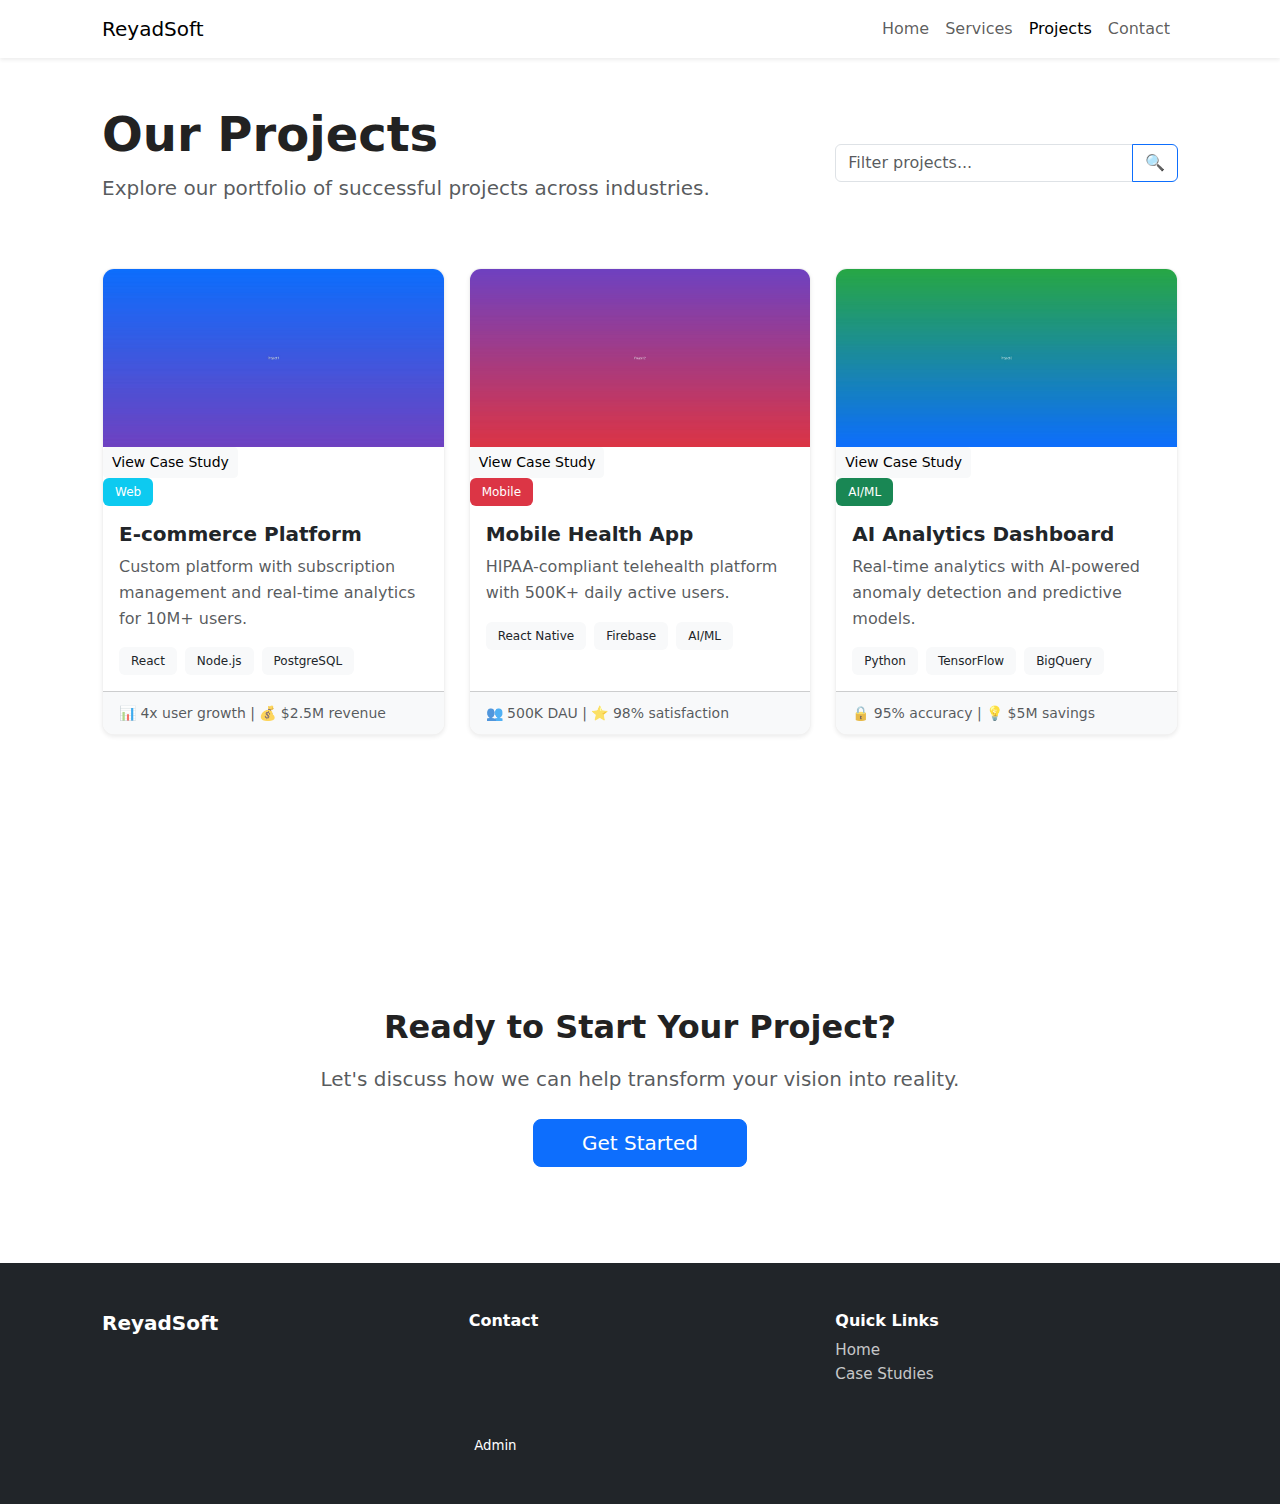
<file: company-site/projects.html>
<!doctype html>
<html lang="en">
<head>
  <meta charset="utf-8">
  <meta name="viewport" content="width=device-width, initial-scale=1">
  <title>Projects — ReyadSoft</title>
  <meta name="description" content="Selected projects from ReyadSoft: e-commerce platforms, mobile health apps, analytics dashboards. See case studies and outcomes." />
  <link rel="canonical" href="https://your-domain.com/projects.html" />
  <meta name="robots" content="index, follow" />
  <meta property="og:title" content="Projects — ReyadSoft" />
  <meta property="og:description" content="Selected projects: e-commerce, mobile health, analytics, and internal tools — built by ReyadSoft." />
  <meta property="og:type" content="website" />
  <meta property="og:url" content="https://your-domain.com/projects.html" />
  <meta property="og:image" content="https://your-domain.com/images/project1.jpg" />
  <meta name="twitter:card" content="summary_large_image" />
  <meta name="twitter:title" content="Projects — ReyadSoft" />
  <meta name="twitter:description" content="Selected projects: e-commerce, mobile health, analytics, and internal tools — built by ReyadSoft." />
  <link href="https://cdn.jsdelivr.net/npm/bootstrap@5.3.2/dist/css/bootstrap.min.css" rel="stylesheet">
  <link rel="stylesheet" href="css/style.css">
  <link rel="icon" type="image/x-icon" href="../favicon.ico">
</head>
<body>
  <nav class="navbar navbar-expand-lg navbar-light bg-white shadow-sm">
    <div class="container">
      <a class="navbar-brand" href="index.html">ReyadSoft</a>
      <button class="navbar-toggler" type="button" data-bs-toggle="collapse" data-bs-target="#navmenu" aria-label="Toggle navigation">
        <span class="navbar-toggler-icon"></span>
      </button>
      <div class="collapse navbar-collapse" id="navmenu">
        <ul class="navbar-nav ms-auto">
          <li class="nav-item"><a class="nav-link" href="index.html">Home</a></li>
          <li class="nav-item"><a class="nav-link" href="services.html">Services</a></li>
          <li class="nav-item"><a class="nav-link active" href="projects.html">Projects</a></li>
          <li class="nav-item"><a class="nav-link" href="contact.html">Contact</a></li>
        </ul>
      </div>
    </div>
  </nav>

  <main class="py-5">
    <div class="container">
      <div class="row align-items-center mb-5">
        <div class="col-lg-8">
          <h1 class="fw-bold display-5">Our Projects</h1>
          <p class="lead text-muted">Explore our portfolio of successful projects across industries.</p>
        </div>
        <div class="col-lg-4">
          <div class="input-group">
            <input type="text" id="projectFilter" class="form-control" placeholder="Filter projects..." aria-label="Filter projects">
            <button class="btn btn-outline-primary" type="button">🔍</button>
          </div>
        </div>
      </div>

      <!-- Project Grid -->
      <div class="row g-4 mb-5" id="projectsGrid">
        <div class="col-lg-4 col-md-6">
          <div class="card project-card-premium h-100 shadow-sm overflow-hidden hover-lift">
            <div class="project-image-wrapper position-relative">
              <img src="images/project1.jpg" class="card-img-top img-fluid" alt="E-commerce Platform">
              <div class="project-overlay">
                <a href="case-studies.html" class="btn btn-light btn-sm">View Case Study</a>
              </div>
              <div class="project-badge badge bg-info">Web</div>
            </div>
            <div class="card-body">
              <h5 class="card-title fw-bold">E‑commerce Platform</h5>
              <p class="card-text text-muted">Custom platform with subscription management and real-time analytics for 10M+ users.</p>
              <div class="d-flex gap-2 mt-3 flex-wrap">
                <span class="badge bg-light text-dark">React</span>
                <span class="badge bg-light text-dark">Node.js</span>
                <span class="badge bg-light text-dark">PostgreSQL</span>
              </div>
            </div>
            <div class="card-footer bg-light">
              <small class="text-muted">📊 4x user growth | 💰 $2.5M revenue</small>
            </div>
          </div>
        </div>

        <div class="col-lg-4 col-md-6">
          <div class="card project-card-premium h-100 shadow-sm overflow-hidden hover-lift">
            <div class="project-image-wrapper position-relative">
              <img src="images/project2.jpg" class="card-img-top img-fluid" alt="Mobile Health App">
              <div class="project-overlay">
                <a href="case-studies.html" class="btn btn-light btn-sm">View Case Study</a>
              </div>
              <div class="project-badge badge bg-danger">Mobile</div>
            </div>
            <div class="card-body">
              <h5 class="card-title fw-bold">Mobile Health App</h5>
              <p class="card-text text-muted">HIPAA-compliant telehealth platform with 500K+ daily active users.</p>
              <div class="d-flex gap-2 mt-3 flex-wrap">
                <span class="badge bg-light text-dark">React Native</span>
                <span class="badge bg-light text-dark">Firebase</span>
                <span class="badge bg-light text-dark">AI/ML</span>
              </div>
            </div>
            <div class="card-footer bg-light">
              <small class="text-muted">👥 500K DAU | ⭐ 98% satisfaction</small>
            </div>
          </div>
        </div>

        <div class="col-lg-4 col-md-6">
          <div class="card project-card-premium h-100 shadow-sm overflow-hidden hover-lift">
            <div class="project-image-wrapper position-relative">
              <img src="images/project3.jpg" class="card-img-top img-fluid" alt="Analytics Dashboard">
              <div class="project-overlay">
                <a href="case-studies.html" class="btn btn-light btn-sm">View Case Study</a>
              </div>
              <div class="project-badge badge bg-success">AI/ML</div>
            </div>
            <div class="card-body">
              <h5 class="card-title fw-bold">AI Analytics Dashboard</h5>
              <p class="card-text text-muted">Real-time analytics with AI-powered anomaly detection and predictive models.</p>
              <div class="d-flex gap-2 mt-3 flex-wrap">
                <span class="badge bg-light text-dark">Python</span>
                <span class="badge bg-light text-dark">TensorFlow</span>
                <span class="badge bg-light text-dark">BigQuery</span>
              </div>
            </div>
            <div class="card-footer bg-light">
              <small class="text-muted">🔒 95% accuracy | 💡 $5M savings</small>
            </div>
          </div>
        </div>
      </div>

      <!-- Stats Section -->
      <section class="py-5 bg-gradient text-white rounded">
        <div class="container">
          <div class="row text-center g-4">
            <div class="col-md-3 col-6">
              <h3 class="display-6 fw-bold">2500+</h3>
              <p class="mb-0">Projects Delivered</p>
            </div>
            <div class="col-md-3 col-6">
              <h3 class="display-6 fw-bold">850+</h3>
              <p class="mb-0">Vetted Engineers</p>
            </div>
            <div class="col-md-3 col-6">
              <h3 class="display-6 fw-bold">98%</h3>
              <p class="mb-0">Client Satisfaction</p>
            </div>
            <div class="col-md-3 col-6">
              <h3 class="display-6 fw-bold">19+</h3>
              <p class="mb-0">Years Experience</p>
            </div>
          </div>
        </div>
      </section>

      <!-- CTA -->
      <div class="text-center mt-5">
        <h2 class="fw-bold mb-3">Ready to Start Your Project?</h2>
        <p class="lead text-muted mb-4">Let's discuss how we can help transform your vision into reality.</p>
        <a href="contact.html" class="btn btn-primary btn-lg px-5">Get Started</a>
      </div>
    </div>
  </main>

  <footer class="bg-dark text-white py-5 mt-5">
    <div class="container">
      <div class="row">
        <div class="col-md-4 mb-3">
          <h5>ReyadSoft</h5>
          <p class="text-muted">Designing and building reliable software.</p>
        </div>
        <div class="col-md-4 mb-3">
          <h6>Contact</h6>
          <p class="text-muted mb-0">hello@reyadsoft.com</p>
          <p class="text-muted">+1 (555) 012‑3456</p>
        </div>
        <div class="col-md-4 mb-3">
          <h6>Quick Links</h6>
          <p class="text-muted mb-0"><a href="index.html" class="text-white-75">Home</a></p>
          <p class="text-muted"><a href="case-studies.html" class="text-white-75">Case Studies</a></p>
        </div>
      </div>
      <div class="d-flex justify-content-center gap-3 mt-3">
        <a href="admin/login.html" class="text-white small">Admin</a>
        <small class="text-muted">© 2025 ReyadSoft. All rights reserved.</small>
      </div>
    </div>
  </footer>

  <script src="https://cdn.jsdelivr.net/npm/bootstrap@5.3.2/dist/js/bootstrap.bundle.min.js"></script>
</body>
</html>
</file>
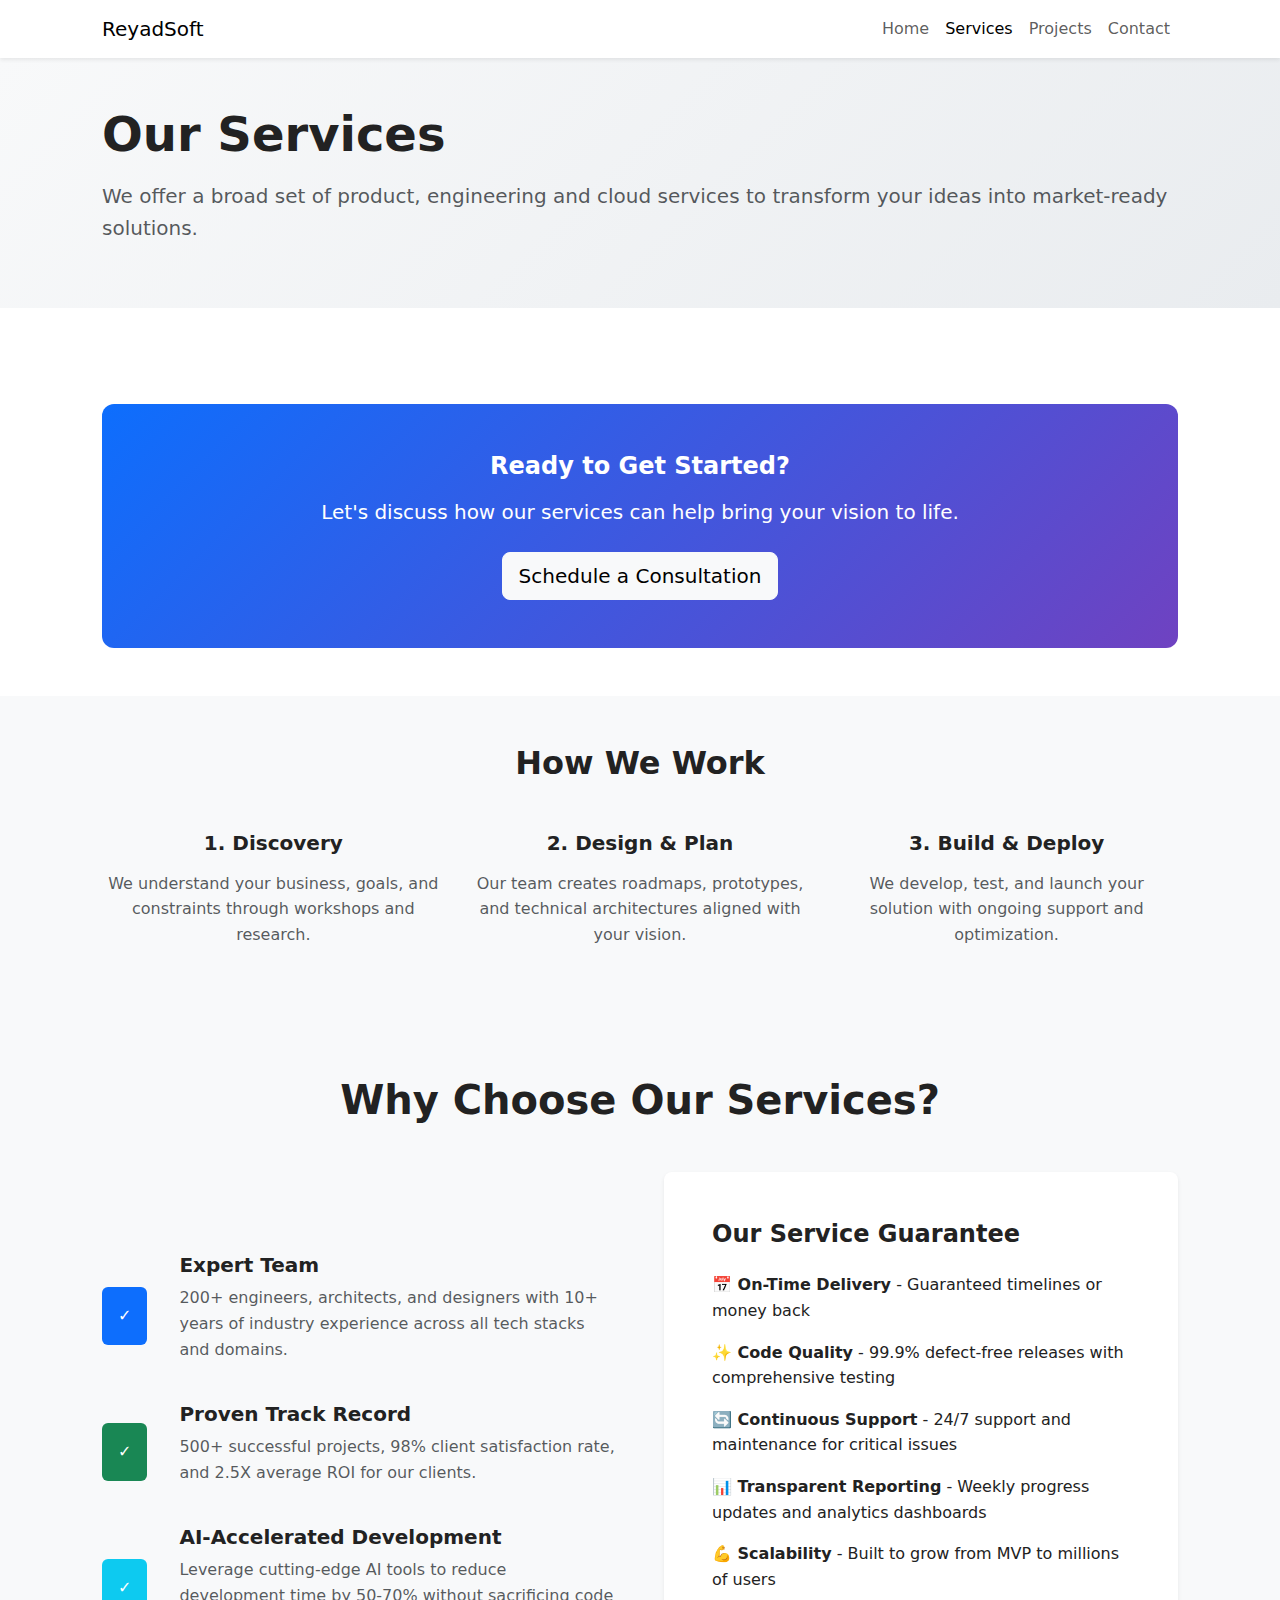
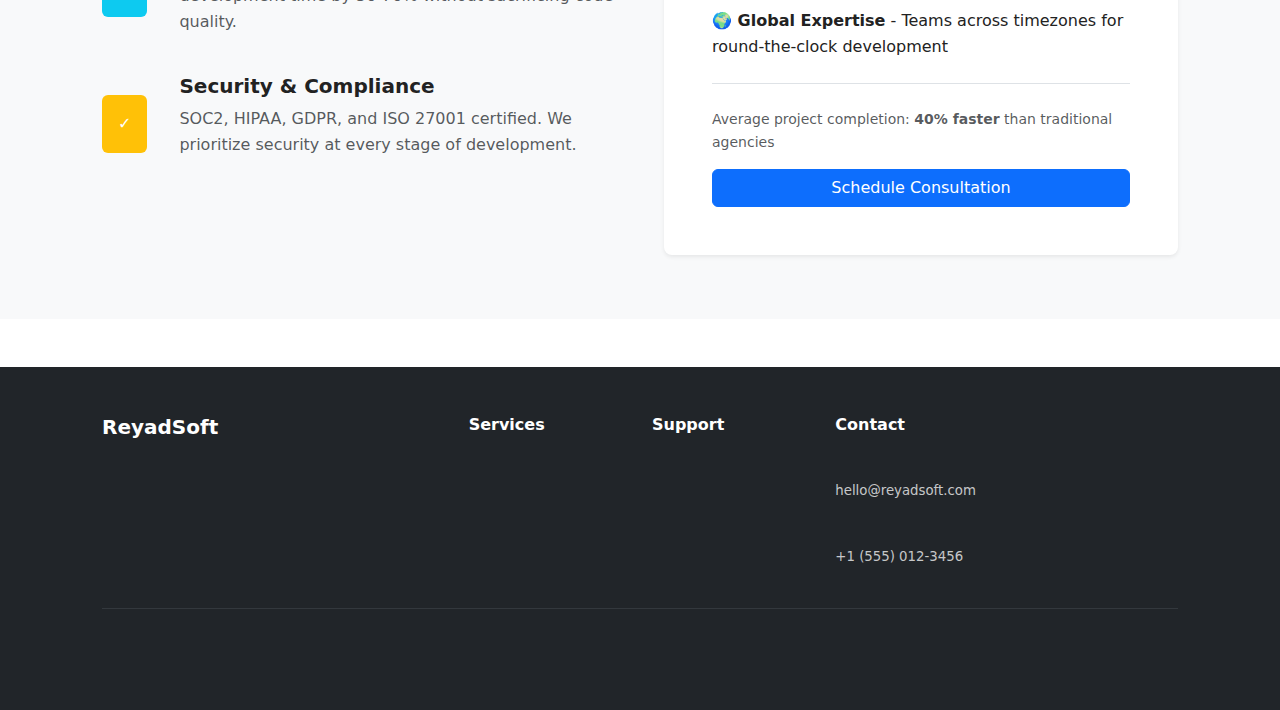
<file: company-site/services.html>
<!doctype html>
<html lang="en">
<head>
  <meta charset="utf-8">
  <meta name="viewport" content="width=device-width, initial-scale=1">
  <title>Services — ReyadSoft</title>
  <meta name="description" content="ReyadSoft product strategy, UI/UX, web & mobile engineering, and cloud DevOps services to help you build reliable software." />
  <link rel="canonical" href="https://your-domain.com/services.html" />
  <meta name="robots" content="index, follow" />
  <meta property="og:title" content="Services — ReyadSoft" />
  <meta property="og:description" content="Product strategy, UI/UX, engineering and cloud services for startups and enterprises." />
  <meta property="og:type" content="website" />
  <meta property="og:url" content="https://your-domain.com/services.html" />
  <meta property="og:image" content="https://your-domain.com/images/mockup.png" />
  <meta name="twitter:card" content="summary_large_image" />
  <meta name="twitter:title" content="Services — ReyadSoft" />
  <meta name="twitter:description" content="Product strategy, UI/UX, engineering and cloud services for startups and enterprises." />
  <link href="https://cdn.jsdelivr.net/npm/bootstrap@5.3.2/dist/css/bootstrap.min.css" rel="stylesheet">
  <link rel="stylesheet" href="css/style.css">
  <link rel="icon" type="image/x-icon" href="../favicon.ico">
</head>
<body>
  <nav class="navbar navbar-expand-lg navbar-light bg-white shadow-sm">
    <div class="container">
      <a class="navbar-brand" href="index.html">ReyadSoft</a>
      <button class="navbar-toggler" type="button" data-bs-toggle="collapse" data-bs-target="#navmenu" aria-label="Toggle navigation">
        <span class="navbar-toggler-icon"></span>
      </button>
      <div class="collapse navbar-collapse" id="navmenu">
        <ul class="navbar-nav ms-auto">
          <li class="nav-item"><a class="nav-link" href="index.html">Home</a></li>
          <li class="nav-item"><a class="nav-link active" href="services.html">Services</a></li>
          <li class="nav-item"><a class="nav-link" href="projects.html">Projects</a></li>
          <li class="nav-item"><a class="nav-link" href="contact.html">Contact</a></li>
        </ul>
      </div>
    </div>
  </nav>

  <main>
    <!-- Services Hero -->
    <section class="bg-gradient-light py-5">
      <div class="container">
        <h1 class="fw-bold display-5 mb-3">Our Services</h1>
        <p class="lead text-muted">We offer a broad set of product, engineering and cloud services to transform your ideas into market-ready solutions.</p>
      </div>
    </section>

    <!-- Services Grid (rendered from localStorage if available) -->
    <section class="container py-5" id="servicesSection">
      <div id="servicesGrid" class="row g-4">
        <!-- fallback static content will be used if no dynamic services exist -->
      </div>

      <!-- CTA Section -->
      <div class="row g-4 mt-5">
        <div class="col-12">
          <div class="card border-0 bg-gradient-brand">
            <div class="card-body p-5 text-center text-white">
              <h4 class="fw-bold mb-3">Ready to Get Started?</h4>
              <p class="lead mb-4">Let's discuss how our services can help bring your vision to life.</p>
              <a href="contact.html" class="btn btn-light btn-lg">Schedule a Consultation</a>
            </div>
          </div>
        </div>
      </div>
    </section>

    <script>
      // Render services from localStorage if available, otherwise use existing DOM fallback
      document.addEventListener('DOMContentLoaded', function(){
        try{
          const raw = localStorage.getItem('ns_site_data');
          if(!raw) return; // keep static fallback if none
          const store = JSON.parse(raw);
          const services = store.services;
          if(!services || !services.length) return; // fallback
          const grid = document.getElementById('servicesGrid');
          grid.innerHTML = ''; // clear fallback
          services.forEach(s=>{
            const col = document.createElement('div');
            col.className = 'col-lg-6';
            col.innerHTML = `\n              <div class="card shadow-sm border-0 h-100 service-card">\n                <div class="card-body p-4">\n                  <div class="mb-3">\n                    <span class="fs-3">🛠️</span>\n                  </div>\n                  <h5 class="fw-bold mb-3">${escapeHtml(s.title)}</h5>\n                  <p class="text-muted mb-0">${escapeHtml(s.short||'')}</p>\n                </div>\n              </div>`;
            grid.appendChild(col);
          });
        }catch(e){ console.warn('services render error', e); }
        function escapeHtml(s){ return (s||'').replace(/[&<>"]+/g, function(ch){ return {'&':'&amp;','<':'&lt;','>':'&gt;','"':'&quot;'}[ch]; }); }
      });
    </script>

    <!-- Engagement Models -->
    <section class="bg-light py-5">
      <div class="container">
        <h2 class="fw-bold mb-5 text-center">How We Work</h2>
        <div class="row g-4">
          <div class="col-md-4">
            <div class="text-center">
              <h5 class="fw-bold mb-3">1. Discovery</h5>
              <p class="text-muted">We understand your business, goals, and constraints through workshops and research.</p>
            </div>
          </div>
          <div class="col-md-4">
            <div class="text-center">
              <h5 class="fw-bold mb-3">2. Design & Plan</h5>
              <p class="text-muted">Our team creates roadmaps, prototypes, and technical architectures aligned with your vision.</p>
            </div>
          </div>
          <div class="col-md-4">
            <div class="text-center">
              <h5 class="fw-bold mb-3">3. Build & Deploy</h5>
              <p class="text-muted">We develop, test, and launch your solution with ongoing support and optimization.</p>
            </div>
          </div>
        </div>
      </div>
    </section>

    <!-- Why Choose Us Section -->
    <section class="py-6 bg-light">
      <div class="container">
        <h2 class="fw-bold display-6 mb-5 text-center">Why Choose Our Services?</h2>
        <div class="row g-5 align-items-center">
          <div class="col-lg-6">
            <div class="row g-4">
              <div class="col-12">
                <div class="d-flex gap-3">
                  <div class="flex-shrink-0">
                    <div class="d-flex align-items-center justify-content-center h-100">
                      <div class="icon-box bg-primary text-white p-3 rounded-2">✓</div>
                    </div>
                  </div>
                  <div>
                    <h5 class="fw-bold mb-2">Expert Team</h5>
                    <p class="text-muted">200+ engineers, architects, and designers with 10+ years of industry experience across all tech stacks and domains.</p>
                  </div>
                </div>
              </div>
              <div class="col-12">
                <div class="d-flex gap-3">
                  <div class="flex-shrink-0">
                    <div class="d-flex align-items-center justify-content-center h-100">
                      <div class="icon-box bg-success text-white p-3 rounded-2">✓</div>
                    </div>
                  </div>
                  <div>
                    <h5 class="fw-bold mb-2">Proven Track Record</h5>
                    <p class="text-muted">500+ successful projects, 98% client satisfaction rate, and 2.5X average ROI for our clients.</p>
                  </div>
                </div>
              </div>
              <div class="col-12">
                <div class="d-flex gap-3">
                  <div class="flex-shrink-0">
                    <div class="d-flex align-items-center justify-content-center h-100">
                      <div class="icon-box bg-info text-white p-3 rounded-2">✓</div>
                    </div>
                  </div>
                  <div>
                    <h5 class="fw-bold mb-2">AI-Accelerated Development</h5>
                    <p class="text-muted">Leverage cutting-edge AI tools to reduce development time by 50-70% without sacrificing code quality.</p>
                  </div>
                </div>
              </div>
              <div class="col-12">
                <div class="d-flex gap-3">
                  <div class="flex-shrink-0">
                    <div class="d-flex align-items-center justify-content-center h-100">
                      <div class="icon-box bg-warning text-white p-3 rounded-2">✓</div>
                    </div>
                  </div>
                  <div>
                    <h5 class="fw-bold mb-2">Security & Compliance</h5>
                    <p class="text-muted">SOC2, HIPAA, GDPR, and ISO 27001 certified. We prioritize security at every stage of development.</p>
                  </div>
                </div>
              </div>
            </div>
          </div>
          <div class="col-lg-6">
            <div class="bg-white p-5 rounded-3 shadow-sm">
              <h4 class="fw-bold mb-4">Our Service Guarantee</h4>
              <ul class="list-unstyled">
                <li class="mb-3"><strong>📅 On-Time Delivery</strong> - Guaranteed timelines or money back</li>
                <li class="mb-3"><strong>✨ Code Quality</strong> - 99.9% defect-free releases with comprehensive testing</li>
                <li class="mb-3"><strong>🔄 Continuous Support</strong> - 24/7 support and maintenance for critical issues</li>
                <li class="mb-3"><strong>📊 Transparent Reporting</strong> - Weekly progress updates and analytics dashboards</li>
                <li class="mb-3"><strong>💪 Scalability</strong> - Built to grow from MVP to millions of users</li>
                <li class="mb-3"><strong>🌍 Global Expertise</strong> - Teams across timezones for round-the-clock development</li>
              </ul>
              <div class="mt-4 pt-4 border-top">
                <p class="text-muted small mb-3">Average project completion: <strong>40% faster</strong> than traditional agencies</p>
                <a href="contact.html" class="btn btn-primary w-100">Schedule Consultation</a>
              </div>
            </div>
          </div>
        </div>
      </div>
    </section>
  </main>

  <footer class="bg-dark text-white py-5 mt-5">
    <div class="container">
      <!-- Footer Content -->
      <div class="row g-4 mb-4">
        <!-- Company Info -->
        <div class="col-lg-4 col-md-6">
          <h5 class="fw-bold mb-3">ReyadSoft</h5>
          <p class="text-muted mb-3">Premium software development services for businesses of all sizes.</p>
          <div class="d-flex gap-3">
            <a href="#" class="text-muted text-decoration-none">LinkedIn</a>
            <a href="#" class="text-muted text-decoration-none">Twitter</a>
            <a href="#" class="text-muted text-decoration-none">GitHub</a>
          </div>
        </div>
        <!-- Quick Links -->
        <div class="col-lg-2 col-md-6">
          <h6 class="fw-bold mb-3">Services</h6>
          <ul class="list-unstyled">
            <li class="mb-2"><a href="services.html" class="text-muted text-decoration-none">All Services</a></li>
            <li class="mb-2"><a href="case-studies.html" class="text-muted text-decoration-none">Case Studies</a></li>
            <li class="mb-2"><a href="projects.html" class="text-muted text-decoration-none">Portfolio</a></li>
          </ul>
        </div>
        <!-- Support Links -->
        <div class="col-lg-2 col-md-6">
          <h6 class="fw-bold mb-3">Support</h6>
          <ul class="list-unstyled">
            <li class="mb-2"><a href="contact.html" class="text-muted text-decoration-none">Contact Us</a></li>
            <li class="mb-2"><a href="#" class="text-muted text-decoration-none">Help Center</a></li>
            <li class="mb-2"><a href="#" class="text-muted text-decoration-none">FAQ</a></li>
          </ul>
        </div>
        <!-- Contact Info -->
        <div class="col-lg-4 col-md-6">
          <h6 class="fw-bold mb-3">Contact</h6>
          <p class="text-muted small mb-2"><strong>Email:</strong></p>
          <p class="text-muted small mb-3"><a href="mailto:hello@reyadsoft.com" class="text-decoration-none">hello@reyadsoft.com</a></p>
          <p class="text-muted small mb-2"><strong>Phone:</strong></p>
          <p class="text-muted small"><a href="tel:+15550123456" class="text-decoration-none">+1 (555) 012-3456</a></p>
        </div>
      </div>
      <!-- Footer Bottom -->
      <hr class="border-secondary">
      <div class="d-flex justify-content-between align-items-center flex-wrap gap-3 pt-3">
        <small class="text-muted">© 2025 ReyadSoft. All rights reserved.</small>
        <div class="d-flex gap-3">
          <a href="#" class="text-muted text-decoration-none small">Privacy</a>
          <a href="#" class="text-muted text-decoration-none small">Terms</a>
          <a href="admin/login.html" class="text-muted text-decoration-none small">Admin</a>
        </div>
      </div>
    </div>
  </footer>

  <script src="https://cdn.jsdelivr.net/npm/bootstrap@5.3.2/dist/js/bootstrap.bundle.min.js"></script>
</body>
</html>
</file>
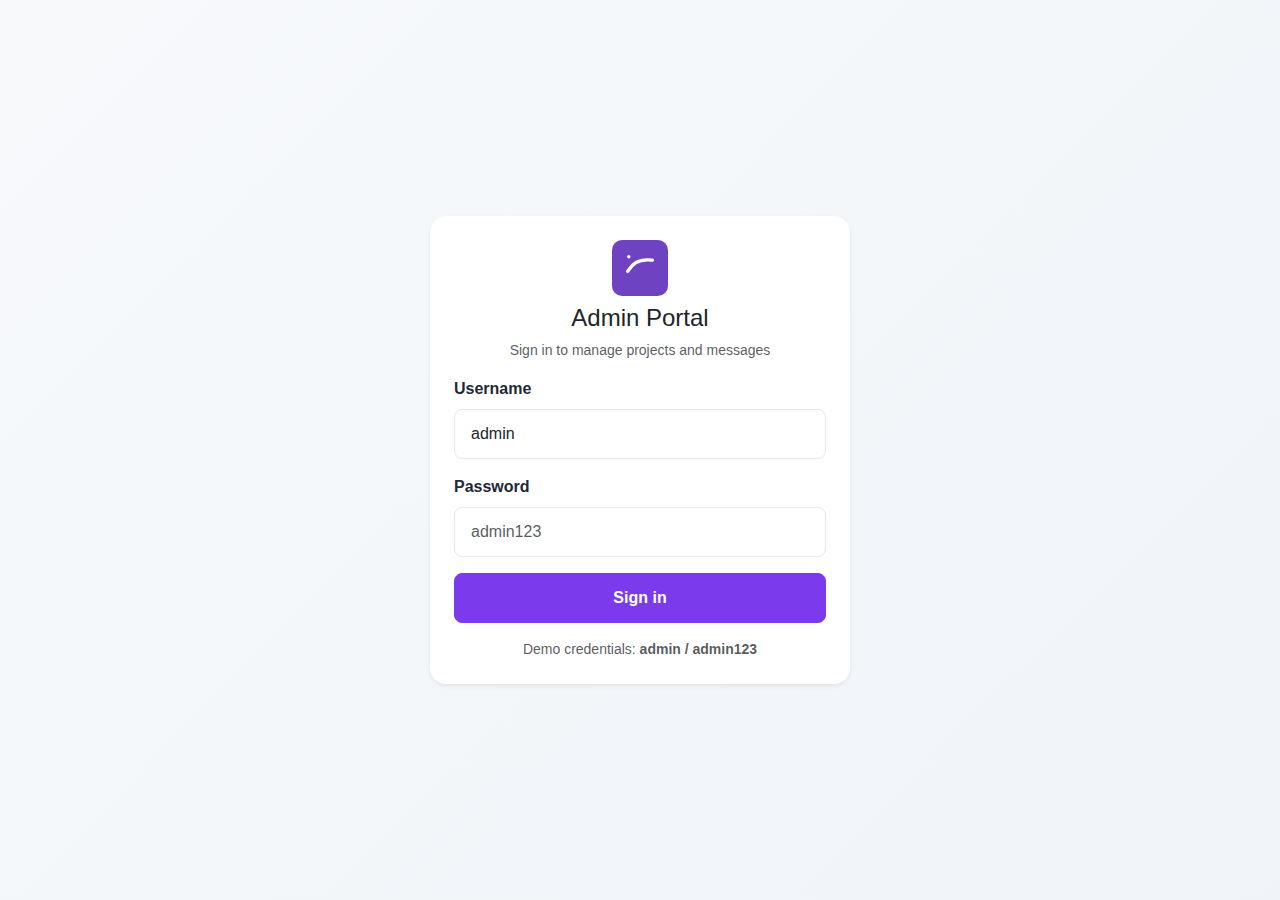
<file: company-site/admin/login.html>
<!doctype html>
<html lang="en">
<head>
  <meta charset="utf-8">
  <meta name="viewport" content="width=device-width, initial-scale=1">
  <title>Admin Login — ReyadSoft</title>
  <link href="https://cdn.jsdelivr.net/npm/bootstrap@5.3.2/dist/css/bootstrap.min.css" rel="stylesheet">
  <link rel="stylesheet" href="css/admin.css">
  <link rel="icon" type="image/x-icon" href="../favicon.ico">
</head>
<body class="d-flex align-items-center justify-content-center vh-100 bg-light">
  <div class="card p-4 shadow-sm login-card">
    <div class="text-center mb-3">
      <img src="../images/logo.svg" alt="ReyadSoft" width="56" height="56">
      <h4 class="mt-2">Admin Portal</h4>
      <p class="text-muted small">Sign in to manage projects and messages</p>
    </div>
    <form id="loginForm">
      <div class="mb-3">
        <label for="username" class="form-label">Username</label>
        <input id="username" name="username" class="form-control" required value="admin" placeholder="admin">
      </div>
      <div class="mb-3">
        <label for="password" class="form-label">Password</label>
        <input id="password" name="password" type="password" class="form-control" required placeholder="admin123">
      </div>
      <div class="d-grid">
        <button class="btn btn-primary" type="submit">Sign in</button>
      </div>
    </form>
    <div class="mt-3 text-muted small text-center">Demo credentials: <strong>admin / admin123</strong></div>
  </div>

  <script>
    // simple login redirect — demo only
    document.getElementById('loginForm').addEventListener('submit', function(e){
      e.preventDefault();
      const user = document.getElementById('username').value.trim();
      const pass = document.getElementById('password').value.trim();
      if(user === 'admin' && pass === 'admin123'){
        localStorage.setItem('ns_admin_logged_in','1');
        window.location.href = 'index.html';
      } else {
        alert('Invalid credentials for demo. Try admin / admin123');
      }
    });
  </script>
</body>
</html>
</file>
<file: company-site/admin/css/admin.css>
:root {
  --brand: #6f42c1;
  --brand-light: #7c3aed;
  --success: #10b981;
  --danger: #ef4444;
  --warning: #f59e0b;
  --info: #3b82f6;
  --muted: #6b7280;
  --border: #e5e7eb;
}

* {
  box-sizing: border-box;
}

body {
  font-family: 'Segoe UI', Roboto, 'Helvetica Neue', Arial, sans-serif;
  background: linear-gradient(135deg, #f7f9fb 0%, #f0f4f8 100%);
  color: #1f2937;
}

/* Admin Layout */
.admin-root {
  display: flex;
  min-height: 100vh;
  background: #fff;
}

/* Sidebar Styling */
.sidebar {
  width: 260px;
  background: linear-gradient(180deg, #2d3748 0%, #1a202c 100%);
  color: white;
  padding: 2rem 1.5rem;
  position: fixed;
  height: 100vh;
  overflow-y: auto;
  box-shadow: 2px 0 10px rgba(0, 0, 0, 0.1);
  z-index: 1000;
}

.sidebar .brand {
  text-align: center;
  margin-bottom: 2rem;
  border-bottom: 1px solid rgba(255, 255, 255, 0.1);
  padding-bottom: 1.5rem;
}

.sidebar .brand img {
  width: 50px;
  height: 50px;
  border-radius: 50%;
  background: rgba(255, 255, 255, 0.1);
  padding: 8px;
}

.sidebar .brand h6 {
  color: white;
  font-weight: 700;
  font-size: 1.1rem;
  margin-top: 0.75rem;
}

.sidebar .nav {
  flex-direction: column;
  gap: 0.5rem;
}

.sidebar .nav-link {
  color: rgba(255, 255, 255, 0.7);
  padding: 0.75rem 1rem;
  border-radius: 8px;
  transition: all 0.3s ease;
  font-weight: 500;
  border-left: 3px solid transparent;
}

.sidebar .nav-link:hover {
  color: white;
  background: rgba(127, 66, 193, 0.2);
  border-left-color: var(--brand-light);
}

.sidebar .nav-link.active {
  background: var(--brand-light);
  color: white;
  border-left-color: #fbbf24;
}

.sidebar .nav-link.text-danger:hover {
  color: var(--danger);
  background: rgba(239, 68, 68, 0.1);
}

/* Main Content */
main {
  margin-left: 260px;
  flex: 1;
  padding: 2rem;
  background: #f9fafb;
}

header {
  margin-bottom: 2rem;
  background: white;
  padding: 1.5rem;
  border-radius: 12px;
  box-shadow: 0 1px 3px rgba(0, 0, 0, 0.05);
  border-left: 4px solid var(--brand-light);
}

header h4 {
  font-weight: 700;
  color: #1f2937;
}

header .small {
  color: var(--muted);
}

/* Cards and Stats */
.card {
  border: 1px solid var(--border);
  border-radius: 12px;
  box-shadow: 0 1px 3px rgba(0, 0, 0, 0.05);
  transition: all 0.3s ease;
}

.card:hover {
  box-shadow: 0 4px 12px rgba(0, 0, 0, 0.1);
  transform: translateY(-2px);
}

.card p, .card h5 {
  margin: 0;
}

/* Tables */
.table {
  background: white;
  margin: 0;
  border-radius: 0 0 12px 12px;
}

.table thead {
  background: linear-gradient(90deg, #f3f4f6 0%, #e5e7eb 100%);
  border-bottom: 2px solid var(--border);
}

.table th {
  font-weight: 600;
  color: #1f2937;
  text-transform: uppercase;
  font-size: 0.875rem;
  letter-spacing: 0.5px;
  padding: 1rem;
}

.table td {
  padding: 1rem;
  vertical-align: middle;
  border-color: var(--border);
}

.table tbody tr:hover {
  background: #f9fafb;
}

.table tbody tr:last-child td {
  border-bottom-width: 1px;
}

/* Section Titles */
section {
  margin-bottom: 2.5rem;
}

section h5 {
  font-weight: 700;
  color: #1f2937;
  margin-bottom: 1.5rem;
  font-size: 1.25rem;
}

/* Buttons */
.btn {
  font-weight: 600;
  border-radius: 8px;
  padding: 0.5rem 1rem;
  transition: all 0.3s ease;
}

.btn-primary {
  background: var(--brand-light);
  border-color: var(--brand-light);
}

.btn-primary:hover {
  background: #6d28d9;
  transform: translateY(-2px);
  box-shadow: 0 4px 12px rgba(107, 66, 193, 0.3);
}

.btn-outline-secondary {
  color: var(--muted);
  border-color: var(--border);
}

.btn-outline-secondary:hover {
  background: #f3f4f6;
  color: #1f2937;
}

.btn-danger {
  background: var(--danger);
  border-color: var(--danger);
}

.btn-danger:hover {
  background: #dc2626;
}

/* Section Header */
.d-flex.justify-content-between {
  display: flex;
  justify-content: space-between;
  align-items: center;
  margin-bottom: 1.5rem;
  flex-wrap: wrap;
  gap: 1rem;
}

/* Stats Grid */
.row.g-3 {
  margin-bottom: 1.5rem;
}

.row.g-3 .col-md-4 {
  flex-basis: 100%;
}

/* Badge Styling */
.badge {
  font-weight: 600;
  padding: 0.5rem 0.75rem;
  font-size: 0.875rem;
}

/* Modal Styling */
.modal-header {
  background: linear-gradient(90deg, var(--brand-light) 0%, #6d28d9 100%);
  color: white;
  border: none;
}

.modal-header .btn-close {
  filter: brightness(0) invert(1);
}

.modal-body {
  padding: 2rem;
}

.modal-footer {
  border-top: 1px solid var(--border);
  padding: 1.5rem;
}

/* Form Styling */
.form-label {
  font-weight: 600;
  color: #1f2937;
  margin-bottom: 0.5rem;
}

.form-control, .form-select {
  border: 1px solid var(--border);
  border-radius: 8px;
  padding: 0.75rem 1rem;
  font-size: 1rem;
  transition: all 0.3s ease;
}

.form-control:focus, .form-select:focus {
  border-color: var(--brand-light);
  box-shadow: 0 0 0 3px rgba(107, 66, 193, 0.1);
}

/* Footer */
footer {
  margin-left: 260px;
  background: linear-gradient(90deg, #1f2937 0%, #111827 100%);
  color: white;
  border-top: 1px solid rgba(255, 255, 255, 0.1);
}

footer a {
  color: rgba(255, 255, 255, 0.7);
  transition: color 0.3s ease;
}

footer a:hover {
  color: white;
}

/* Login Card */
.login-card {
  max-width: 420px;
  width: 100%;
  margin: 0 auto;
  border: none;
  border-radius: 16px;
  box-shadow: 0 20px 60px rgba(0, 0, 0, 0.15);
}

.login-card .btn-primary {
  background: var(--brand-light);
  border-color: var(--brand-light);
  padding: 0.75rem 1.5rem;
  font-weight: 600;
}

/* Responsive Design */
@media (max-width: 768px) {
  .sidebar {
    position: fixed;
    left: -260px;
    transition: left 0.3s ease;
    height: 100vh;
  }

  .sidebar.open {
    left: 0;
  }

  main {
    margin-left: 0;
    padding: 1rem;
  }

  footer {
    margin-left: 0;
  }

  header {
    padding: 1rem;
  }

  .table {
    font-size: 0.875rem;
  }

  .table th, .table td {
    padding: 0.75rem 0.5rem;
  }

  section h5 {
    font-size: 1.1rem;
  }

  .row.g-3 .col-md-4 {
    flex-basis: 100%;
  }

  .d-flex.justify-content-between {
    gap: 0.5rem;
  }

  .btn-sm {
    padding: 0.4rem 0.6rem;
    font-size: 0.8rem;
  }
}

/* Action column width */
th.actions-col {
  width: 100px;
}

th.actions-col-sm {
  width: 80px;
}

/* HR styling for dark sidebar */
.sidebar hr {
  border-color: rgba(255, 255, 255, 0.1);
}

/* Footer padding */
footer > div {
  padding: 1.5rem;
}
</file>
<file: company-site/css/style.css>
:root{
  --brand:#0d6efd;
  --brand-dark: #0a58ca;
  --brand-secondary: #6f42c1;
  --muted:#6c757d;
  --bg-gradient-1: linear-gradient(135deg,#0d6efd 0%, #6f42c1 100%);
  --card-radius:12px;
  --transition: all 0.3s cubic-bezier(0.4, 0, 0.2, 1);
  --rainbow-gradient: linear-gradient(135deg, #ff6b6b, #4ecdc4, #45b7d1, #96ceb4, #feca57, #ff9ff3);
  --neon-pink: #ff0080;
  --electric-blue: #00ffff;
  --sunset-orange: #ff4500;
  --lime-green: #32cd32;
  font-family: 'Inter', system-ui, -apple-system, 'Segoe UI', Roboto, 'Helvetica Neue', Arial;
}

/* Base Styles */
body {
  font-family: var(--font-family);
  background: #fff;
  color: #222;
  line-height: 1.6;
}

a { color: var(--brand); text-decoration: none; }
a:hover { color: var(--brand-dark); }

/* Header */
.site-header {
  position: sticky;
  top: 0;
  z-index: 50;
}

/* Hero Premium Poster */
.hero-premium-poster {
  background: linear-gradient(135deg, #0d6efd 0%, #6f42c1 100%);
  position: relative;
  min-height: 100vh;
  display: flex;
  align-items: center;
  overflow: hidden;
}

.hero-bg-pattern {
  position: absolute;
  top: 0;
  left: 0;
  width: 100%;
  height: 100%;
  opacity: 0.3;
  z-index: 1;
}

/* Animated Blobs */
.blob {
  position: absolute;
  opacity: 0.1;
  z-index: 1;
  border-radius: 50%;
}

.blob-1 {
  width: 300px;
  height: 300px;
  background: #fff;
  top: -100px;
  right: -50px;
  animation: float 8s ease-in-out infinite;
}

.blob-2 {
  width: 250px;
  height: 250px;
  background: #fff;
  bottom: 100px;
  left: -100px;
  animation: float 10s ease-in-out infinite 2s;
}

.blob-3 {
  width: 200px;
  height: 200px;
  background: #fff;
  top: 50%;
  right: 10%;
  animation: float 12s ease-in-out infinite 4s;
}

@keyframes float {
  0%, 100% { transform: translateY(0px); }
  50% { transform: translateY(-30px); }
}

.z-2 { z-index: 2; }

/* Hero Content */
.hero-content h1 {
  animation: slideInDown 0.8s cubic-bezier(0.4, 0, 0.2, 1);
}

.hero-content p {
  animation: slideInUp 0.8s cubic-bezier(0.4, 0, 0.2, 1) 0.2s both;
}

.hero-content .btn {
  animation: slideInUp 0.8s cubic-bezier(0.4, 0, 0.2, 1) 0.4s both;
}

/* Hero Image Wrapper */
.hero-image-wrapper {
  position: relative;
  height: 500px;
}

.floating-card {
  position: absolute;
  background: white;
  border-radius: 12px;
  animation: float-up 3s ease-in-out infinite;
}

.card-1 {
  width: 220px;
  top: 80px;
  left: 0;
  background: linear-gradient(135deg, #667eea 0%, #764ba2 100%);
  color: white;
}

.card-2 {
  width: 160px;
  top: 250px;
  right: 30px;
  background: linear-gradient(135deg, #f093fb 0%, #f5576c 100%);
  color: white;
}

.card-3 {
  width: 160px;
  bottom: 80px;
  left: 50px;
}

@keyframes float-up {
  0%, 100% { transform: translateY(0px); }
  50% { transform: translateY(-20px); }
}

.main-image {
  position: absolute;
  bottom: 0;
  right: 0;
  max-width: 100%;
  animation: slideInRight 0.8s ease-out 0.2s both;
}

@keyframes slideInRight {
  from {
    opacity: 0;
    transform: translateX(50px);
  }
  to {
    opacity: 1;
    transform: translateX(0);
  }
}

/* Hover Effects */
.hover-scale {
  transition: all 0.3s cubic-bezier(0.4, 0, 0.2, 1);
}

.hover-scale:hover {
  transform: scale(1.05);
}

.btn:hover {
  transform: translateY(-2px);
  box-shadow: 0 10px 30px rgba(0, 0, 0, 0.3) !important;
}

/* Badge Animations */
.animate-pulse {
  animation: pulse 2s ease-in-out infinite;
}

@keyframes pulse {
  0%, 100% { opacity: 1; }
  50% { opacity: 0.7; }
}

.border-white-25 {
  border-color: rgba(255, 255, 255, 0.25) !important;
}

/* Responsive */
.min-vh-80 {
  min-height: 80vh;
}

@media (max-width: 768px) {
  .hero-premium-poster {
    min-height: 70vh;
    padding: 3rem 0;
  }

  .hero-content h1 {
    font-size: 2rem;
  }

  .hero-content p {
    font-size: 1rem;
  }

  .hero-image-wrapper {
    display: none;
  }

  .btn {
    font-size: 0.95rem;
    padding: 0.6rem 1.5rem !important;
  }
}

/* Stats Section */
.stats-section {
  background: linear-gradient(to right, #f8f9fa, #e9ecef);
  padding: 3rem 0;
}

.stat-item {
  animation: fadeInUp 0.6s ease-out;
}

.stat-item h3 {
  font-weight: 700;
  transition: var(--transition);
}

.stat-item:hover h3 {
  transform: scale(1.1);
}

/* Cards */
.card {
  border: 0;
  border-radius: var(--card-radius);
  transition: var(--transition);
  border: 1px solid rgba(0,0,0,0.05);
}

.card:hover {
  transform: translateY(-2px);
  box-shadow: 0 20px 40px rgba(0,0,0,0.1) !important;
}

/* Service Cards */
.service-card {
  background: #fff;
  transition: var(--transition);
  border-radius: 16px;
}

.service-card:hover {
  border-color: var(--brand);
}

.service-icon {
  transition: var(--transition);
  display: inline-block;
}

.service-card:hover .service-icon {
  transform: scale(1.2) rotate(5deg);
}

/* Hover Lift */
.hover-lift {
  transition: var(--transition);
}

.hover-lift:hover {
  transform: translateY(-8px);
}

/* Project Cards */
.project-card {
  overflow: hidden;
  border-radius: 12px;
}

.project-card img {
  height: 220px;
  object-fit: cover;
  transition: var(--transition);
}

.project-card:hover img {
  transform: scale(1.05);
}

/* Metrics */
.metric-card {
  border-radius: 12px;
  -webkit-backdrop-filter: blur(10px);
  backdrop-filter: blur(10px);
  border: 1px solid rgba(255,255,255,0.1);
  transition: var(--transition);
}

.metric-card:hover {
  background: rgba(255,255,255,0.15) !important;
  transform: translateY(-4px);
}

/* Service Cards */
.service-card {
  transition: var(--transition);
}

.service-card:hover {
  transform: translateY(-8px);
  box-shadow: 0 15px 35px rgba(13, 110, 253, 0.15) !important;
}

.process-number span {
  font-weight: 600;
}

/* Footer */
footer {
  font-size: 0.95rem;
  background-color: #1a1d23;
}

footer a {
  color: rgba(255, 255, 255, 0.75);
  transition: color 0.3s ease;
}

footer a:hover {
  color: #fff;
  text-decoration: none;
}

footer h5, footer h6 {
  color: #fff;
  font-weight: 600;
}

/* Responsive */
@media (max-width: 768px) {
  .hero-premium { padding-top: 2rem; padding-bottom: 2rem; }
  .mockup { display: none; }
  
  /* Typography Adjustments */
  h1 { font-size: 2rem !important; }
  h2 { font-size: 1.5rem !important; }
  h3 { font-size: 1.25rem !important; }
  
  /* Hero Content */
  .hero-content {
    text-align: center;
  }
  
  .hero-content h1 {
    font-size: 2rem;
    line-height: 1.2;
  }
  
  /* Cards Grid */
  .row.g-4 > [class*="col-"] {
    margin-bottom: 1rem;
  }
  
  /* Navbar */
  .navbar-brand {
    font-size: 1.2rem;
  }
  
  /* Service Cards */
  .service-card {
    padding: 1.5rem;
  }
  
  /* Project Cards */
  .project-card {
    margin-bottom: 1rem;
  }
  
  /* Button Sizing */
  .btn {
    font-size: 0.95rem;
    padding: 0.6rem 1.2rem;
  }
  
  /* Section Padding */
  .py-6 {
    padding-top: 2rem !important;
    padding-bottom: 2rem !important;
  }
  
  /* Footer */
  footer {
    text-align: center;
  }
  
  /* Contact Form */
  .form-control, .form-select {
    font-size: 16px;
  }
}

@media (max-width: 480px) {
  /* Typography for mobile */
  h1 { font-size: 1.75rem !important; }
  h2 { font-size: 1.25rem !important; }
  h3 { font-size: 1rem !important; }
  p { font-size: 0.95rem; }
  
  /* Hero Section */
  .hero-premium-poster {
    min-height: 70vh;
    padding: 2rem 1rem;
  }
  
  .hero-content h1 {
    font-size: 1.5rem;
  }
  
  .hero-content p {
    font-size: 0.9rem;
  }
  
  /* Floating Cards */
  .floating-card {
    width: 150px;
    height: auto;
    font-size: 0.8rem;
    display: none;
  }
  
  /* Grid Columns */
  .col-lg-3, .col-lg-4, .col-md-6 {
    width: 100% !important;
    flex: 0 0 100% !important;
  }
  
  /* Spacing */
  .container {
    padding-left: 1rem;
    padding-right: 1rem;
  }
  
  /* Section Padding */
  section {
    padding: 2rem 1rem !important;
  }
  
  /* Button */
  .btn {
    width: 100%;
    font-size: 0.9rem;
    padding: 0.5rem 1rem;
    margin-bottom: 0.5rem;
  }
  
  /* Cards */
  .card {
    margin-bottom: 1rem;
  }
  
  /* Text Alignment */
  .text-center-mobile {
    text-align: center;
  }
  
  /* Table */
  .table {
    font-size: 0.75rem;
  }
  
  .table th,
  .table td {
    padding: 0.5rem 0.25rem;
  }
  
  /* Navbar Collapse */
  .navbar-collapse {
    padding-top: 1rem;
  }
  
  .navbar-nav .nav-link {
    padding: 0.5rem 0 !important;
    font-size: 0.95rem;
  }
  
  /* Form Groups */
  .form-group {
    margin-bottom: 1rem;
  }
  
  /* Offset Utility */
  .offset-lg-1, .offset-lg-2, .offset-lg-3 {
    margin-left: 0 !important;
  }
}

/* Utilities */
.text-white-75 { color: rgba(255,255,255,0.75); }
.bg-light-10 { background: rgba(255,255,255,0.1); }
.shadow-xl { box-shadow: 0 25px 50px rgba(0,0,0,0.15); }

/* Background Gradients */
.bg-gradient-light {
  background: linear-gradient(135deg, #f8f9fa 0%, #e9ecef 100%);
}

.bg-gradient-brand {
  background: linear-gradient(135deg, #0d6efd 0%, #6f42c1 100%);
}

/* Animations */
@keyframes slideInDown {
  from {
    opacity: 0;
    transform: translateY(-30px);
  }
  to {
    opacity: 1;
    transform: translateY(0);
  }
}

@keyframes slideInUp {
  from {
    opacity: 0;
    transform: translateY(30px);
  }
  to {
    opacity: 1;
    transform: translateY(0);
  }
}

@keyframes fadeInUp {
  from {
    opacity: 0;
    transform: translateY(20px);
  }
  to {
    opacity: 1;
    transform: translateY(0);
  }
}

/* Container */
.container { max-width: 1100px; }

/* Badges */
.badge {
  padding: 0.5rem 0.75rem;
  font-weight: 500;
  border-radius: 6px;
}

/* Placeholder Images */
img[alt="Project 1"], img[alt="Project 2"], img[alt="Project 3"] { background: #e9ecef; }

/* Accessibility */
a:focus, button:focus, input:focus, textarea:focus {
  outline: 3px solid rgba(13, 110, 253, 0.18);
  outline-offset: 2px;
}

/* Spacing Utilities */
.py-6 { padding-top: 4rem; padding-bottom: 4rem; }
.gap-3 > * + * { margin-left: 1rem; }

/* Table Styling */
.table-hover tbody tr:hover {
  background-color: rgba(13, 110, 253, 0.05);
}

/* Chart Container - Responsive Charts */
.chart-container {
  position: relative;
  width: 100%;
  height: 300px;
}

.chart-container.chart-tall {
  height: 250px;
}

/* Metric Cards */
.metric-card {
  transition: all 0.3s ease;
}

.metric-card:hover {
  transform: translateY(-5px);
  box-shadow: 0 8px 20px rgba(0, 0, 0, 0.1) !important;
}

/* Table Responsive Adjustments */
.table-responsive {
  overflow-x: auto;
}

.table th {
  background-color: #f8f9fa;
  border-top: 0;
  font-weight: 600;
  color: #495057;
  padding: 1rem;
}

.table tbody tr {
  border-bottom: 1px solid #dee2e6;
}

.table tbody tr:hover {
  background-color: #f8f9fa;
}

.table td {
  padding: 1rem;
  vertical-align: middle;
}

/* Responsive Media Queries */
@media (max-width: 768px) {
  .chart-container {
    height: 250px;
  }
  
  .chart-container.chart-tall {
    height: 200px;
  }
  
  .table {
    font-size: 0.875rem;
  }
  
  .table th,
  .table td {
    padding: 0.75rem 0.5rem;
  }
  
  .table-responsive {
    margin: -1rem -1rem 0 -1rem;
    padding: 1rem;
  }
}

@media (max-width: 480px) {
  .chart-container {
    height: 200px;
  }
  
  .chart-container.chart-tall {
    height: 180px;
  }
  
  .table {
    font-size: 0.75rem;
  }
  
  .table th,
  .table td {
    padding: 0.5rem 0.25rem;
  }
  
  .badge {
    font-size: 0.65rem;
    padding: 0.35rem 0.5rem;
  }
}

/* Animation Delay Classes */
.card-delay-1 {
  animation-delay: 0.5s;
}

.card-delay-2 {
  animation-delay: 1s;
}

/* Progress Bar Height */
.progress-sm {
  height: 8px;
}

/* Progress Bar Width from Data Attribute */
.progress-bar[data-width] {
  width: calc(var(--width, 85) * 1%);
}

.progress-bar[data-width="85"] {
  width: 85%;
}

/* Team Cards */
.team-card {
  background: var(--rainbow-gradient);
  transition: var(--transition);
  border-radius: 16px;
  overflow: hidden;
  border: 2px solid transparent;
  background-clip: padding-box;
}

.team-card:hover {
  transform: translateY(-8px) scale(1.02);
  box-shadow: 0 15px 35px rgba(255, 107, 107, 0.3) !important;
  border-color: var(--neon-pink);
  animation: rainbow-border 2s infinite;
}

@keyframes rainbow-border {
  0% { border-color: #ff6b6b; }
  25% { border-color: #4ecdc4; }
  50% { border-color: #45b7d1; }
  75% { border-color: #96ceb4; }
  100% { border-color: #ff6b6b; }
}

.team-avatar {
  background: linear-gradient(135deg, var(--electric-blue), var(--sunset-orange));
  padding: 1rem;
  border-radius: 50%;
  margin: 0 auto 1rem;
  width: 120px;
  height: 120px;
  display: flex;
  align-items: center;
  justify-content: center;
  box-shadow: 0 0 20px rgba(255, 255, 0, 0.5);
}

.team-avatar img {
  border-radius: 50%;
  width: 100%;
  height: 100%;
  object-fit: cover;
  border: 3px solid var(--lime-green);
}
</file>
